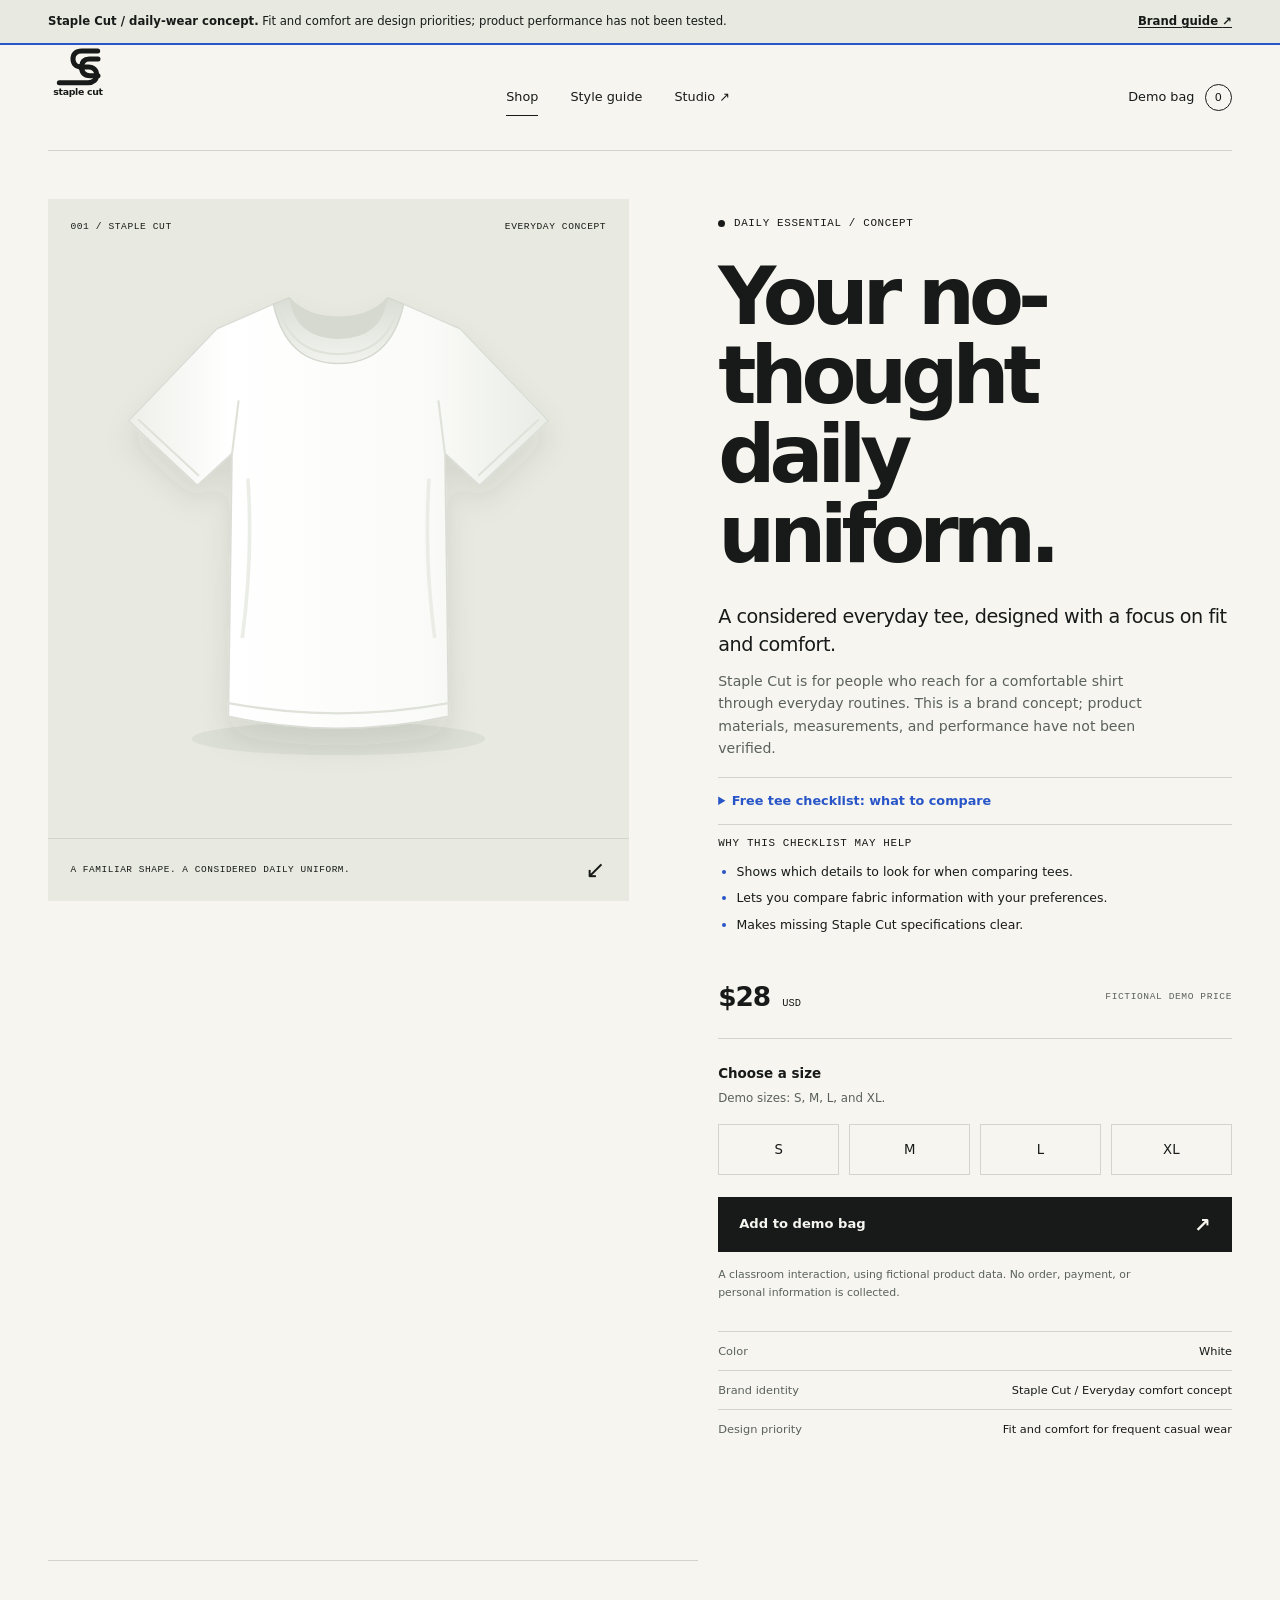
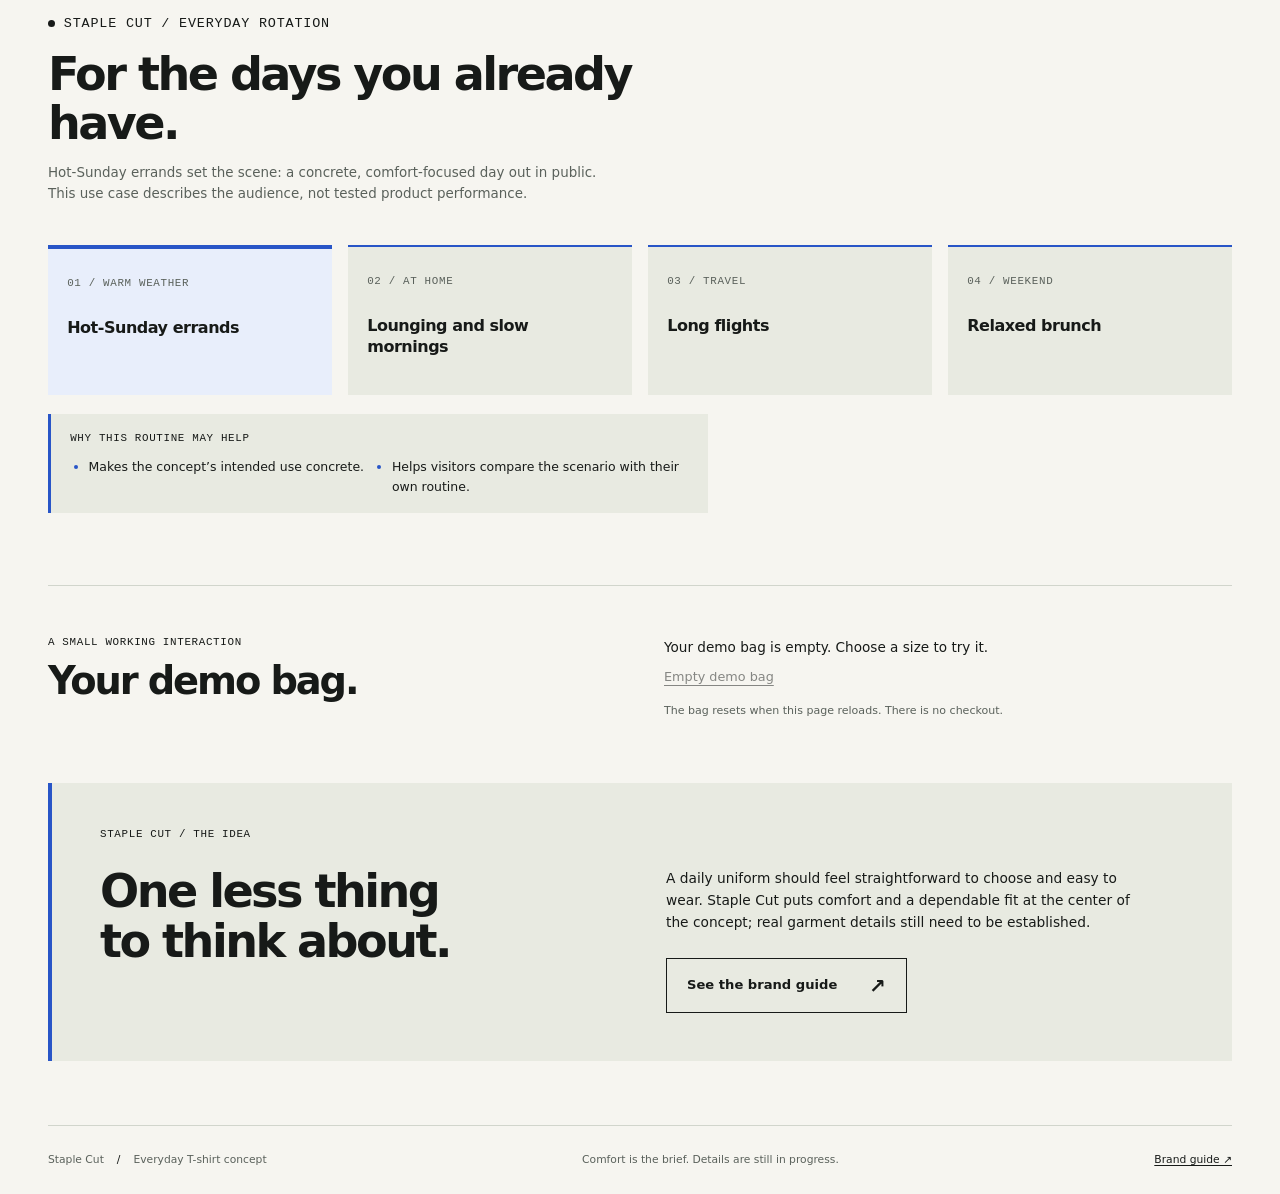
<file: public/index.html>
<!doctype html>
<html lang="en">
  <head>
    <meta charset="utf-8" />
    <meta name="viewport" content="width=device-width, initial-scale=1" />
    <meta
      name="description"
      content="Staple Cut is an everyday T-shirt concept focused on fit and comfort, with a mostly neutral visual identity and cobalt accents."
    />
    <title>Staple Cut — everyday T-shirt concept</title>
    <link rel="icon" href="data:," />
    <link rel="stylesheet" href="styles.css" />
    <script src="shop.js" defer></script>
  </head>
  <body>
    <a class="skip-link" href="#main">Skip to content</a>
    <aside class="starter-notice" aria-label="Concept information">
      <span
        ><strong>Staple Cut / daily-wear concept.</strong> Fit and comfort are
        design priorities; product performance has not been tested.</span
      >
      <a href="styleguide.html"
        >Brand guide <span aria-hidden="true">↗</span></a
      >
    </aside>
    <header class="site-header wrap">
      <a
        class="brand-link"
        href="index.html"
        aria-label="Staple Cut storefront home"
        ><img
          class="wordmark"
          src="assets/staple-cut-logo.svg"
          alt="Staple Cut one-color logo with interlocking S and C"
          width="60"
          height="54"
      /></a>
      <nav class="main-nav" aria-label="Main navigation">
        <a class="nav-link" href="index.html" aria-current="page">Shop</a>
        <a class="nav-link" href="styleguide.html">Style guide</a>
        <a class="nav-link" href="studio.html"
          >Studio <span aria-hidden="true">↗</span></a
        >
      </nav>
      <a class="bag-link" href="#demo-bag" aria-label="View demo bag"
        >Demo bag <span id="bag-count" class="bag-count">0</span></a
      >
    </header>

    <main id="main">
      <section class="product-section wrap" aria-labelledby="product-title">
        <div class="product-visual">
          <div class="visual-label">
            <span>001 / Staple Cut</span><span>Everyday concept</span>
          </div>
          <img
            class="shirt-image"
            src="assets/white-shirt.svg"
            alt="Plain white, unbranded short-sleeved T-shirt"
            width="800"
            height="880"
            fetchpriority="high"
          />
          <div class="image-caption">
            <span>A familiar shape. A considered daily uniform.</span
            ><span aria-hidden="true">↙</span>
          </div>
        </div>
        <div class="product-information">
          <p class="eyebrow">
            <span class="status-dot" aria-hidden="true"></span> Daily essential
            / concept
          </p>
          <h1 id="product-title">Your no-thought daily uniform.</h1>
          <p class="product-intro">
            A considered everyday tee, designed with a focus on fit and comfort.
          </p>
          <p class="muted product-description">
            Staple Cut is for people who reach for a comfortable shirt through
            everyday routines. This is a brand concept; product materials,
            measurements, and performance have not been verified.
          </p>
          <details class="tee-checklist">
            <summary>Free tee checklist: what to compare</summary>
            <div class="checklist-content">
              <p>
                Before choosing any tee, compare details that matter to you:
              </p>
              <ul>
                <li>Fabric composition and fabric weight</li>
                <li>Garment measurements against a shirt you already like</li>
                <li>Care instructions</li>
                <li>Collar, seams, and hem construction</li>
              </ul>
              <p class="checklist-note">
                Fabric labels do not prove soft feel, irritation-free wear, or
                shape retention after washing; those outcomes need product
                testing. This is general guidance, not a spec sheet for Staple
                Cut, whose verified product details are not available.
              </p>
            </div>
          </details>
          <div class="checklist-benefits">
            <p class="micro-label">Why this checklist may help</p>
            <ul class="benefit-list">
              <li>Shows which details to look for when comparing tees.</li>
              <li>
                Lets you compare fabric information with your preferences.
              </li>
              <li>Makes missing Staple Cut specifications clear.</li>
            </ul>
          </div>
          <div class="price-row">
            <p class="price">$28 <span>USD</span></p>
            <span class="micro-label">Fictional demo price</span>
          </div>
          <form id="product-form" class="product-form" novalidate>
            <fieldset aria-describedby="size-help size-error">
              <legend>Choose a size</legend>
              <p id="size-help" class="field-help">
                Demo sizes: S, M, L, and XL.
              </p>
              <div class="size-options">
                <label class="size-option"
                  ><input type="radio" name="size" value="S" /><span
                    >S</span
                  ></label
                >
                <label class="size-option"
                  ><input type="radio" name="size" value="M" /><span
                    >M</span
                  ></label
                >
                <label class="size-option"
                  ><input type="radio" name="size" value="L" /><span
                    >L</span
                  ></label
                >
                <label class="size-option"
                  ><input type="radio" name="size" value="XL" /><span
                    >XL</span
                  ></label
                >
              </div>
              <p id="size-error" class="field-error" role="alert" hidden>
                Choose a size before adding the shirt to your demo bag.
              </p>
            </fieldset>
            <button class="button button-primary add-button" type="submit">
              Add to demo bag <span aria-hidden="true">↗</span>
            </button>
          </form>
          <p class="demo-disclaimer">
            A classroom interaction, using fictional product data. No order,
            payment, or personal information is collected.
          </p>
          <dl class="product-facts">
            <div>
              <dt>Color</dt>
              <dd>White</dd>
            </div>
            <div>
              <dt>Brand identity</dt>
              <dd>Staple Cut / Everyday comfort concept</dd>
            </div>
            <div>
              <dt>Design priority</dt>
              <dd>Fit and comfort for frequent casual wear</dd>
            </div>
          </dl>
        </div>
      </section>

      <section class="routine-section wrap" aria-labelledby="routine-title">
        <div class="routine-heading">
          <p class="eyebrow">
            <span class="status-dot" aria-hidden="true"></span> Staple Cut /
            everyday rotation
          </p>
          <h2 id="routine-title">For the days you already have.</h2>
          <p class="muted">
            Hot-Sunday errands set the scene: a concrete, comfort-focused day
            out in public. This use case describes the audience, not tested
            product performance.
          </p>
        </div>
        <div class="routine-grid">
          <article class="routine-card routine-card-featured">
            <span class="micro-label">01 / Warm weather</span>
            <h3>Hot-Sunday errands</h3>
          </article>
          <article class="routine-card">
            <span class="micro-label">02 / At home</span>
            <h3>Lounging and slow mornings</h3>
          </article>
          <article class="routine-card">
            <span class="micro-label">03 / Travel</span>
            <h3>Long flights</h3>
          </article>
          <article class="routine-card">
            <span class="micro-label">04 / Weekend</span>
            <h3>Relaxed brunch</h3>
          </article>
        </div>
        <div class="routine-benefits">
          <p class="micro-label">Why this routine may help</p>
          <ul class="benefit-list">
            <li>Makes the concept’s intended use concrete.</li>
            <li>Helps visitors compare the scenario with their own routine.</li>
          </ul>
        </div>
      </section>

      <section
        id="demo-bag"
        class="bag-section wrap"
        aria-labelledby="bag-title"
      >
        <div>
          <p class="eyebrow">A small working interaction</p>
          <h2 id="bag-title">Your demo bag.</h2>
        </div>
        <div class="bag-details">
          <p
            id="bag-status"
            class="bag-message"
            role="status"
            aria-live="polite"
            aria-atomic="true"
          >
            Your demo bag is empty. Choose a size to try it.
          </p>
          <ul id="bag-items" class="bag-items"></ul>
          <button id="clear-bag" class="text-button" type="button" disabled>
            Empty demo bag
          </button>
          <p class="field-help">
            The bag resets when this page reloads. There is no checkout.
          </p>
        </div>
      </section>

      <section class="starter-next wrap" aria-labelledby="next-title">
        <p class="eyebrow">Staple Cut / the idea</p>
        <h2 id="next-title">One less thing<br />to think about.</h2>
        <div>
          <p>
            A daily uniform should feel straightforward to choose and easy to
            wear. Staple Cut puts comfort and a dependable fit at the center of
            the concept; real garment details still need to be established.
          </p>
          <a class="button button-secondary" href="styleguide.html"
            >See the brand guide <span aria-hidden="true">↗</span></a
          >
        </div>
      </section>
    </main>

    <footer class="site-footer wrap">
      <p>
        Staple Cut <span class="footer-separator"> / </span> Everyday T-shirt
        concept
      </p>
      <p class="footer-tagline">
        Comfort is the brief. Details are still in progress.
      </p>
      <a href="styleguide.html"
        >Brand guide <span aria-hidden="true">↗</span></a
      >
    </footer>
  </body>
</html>
</file>
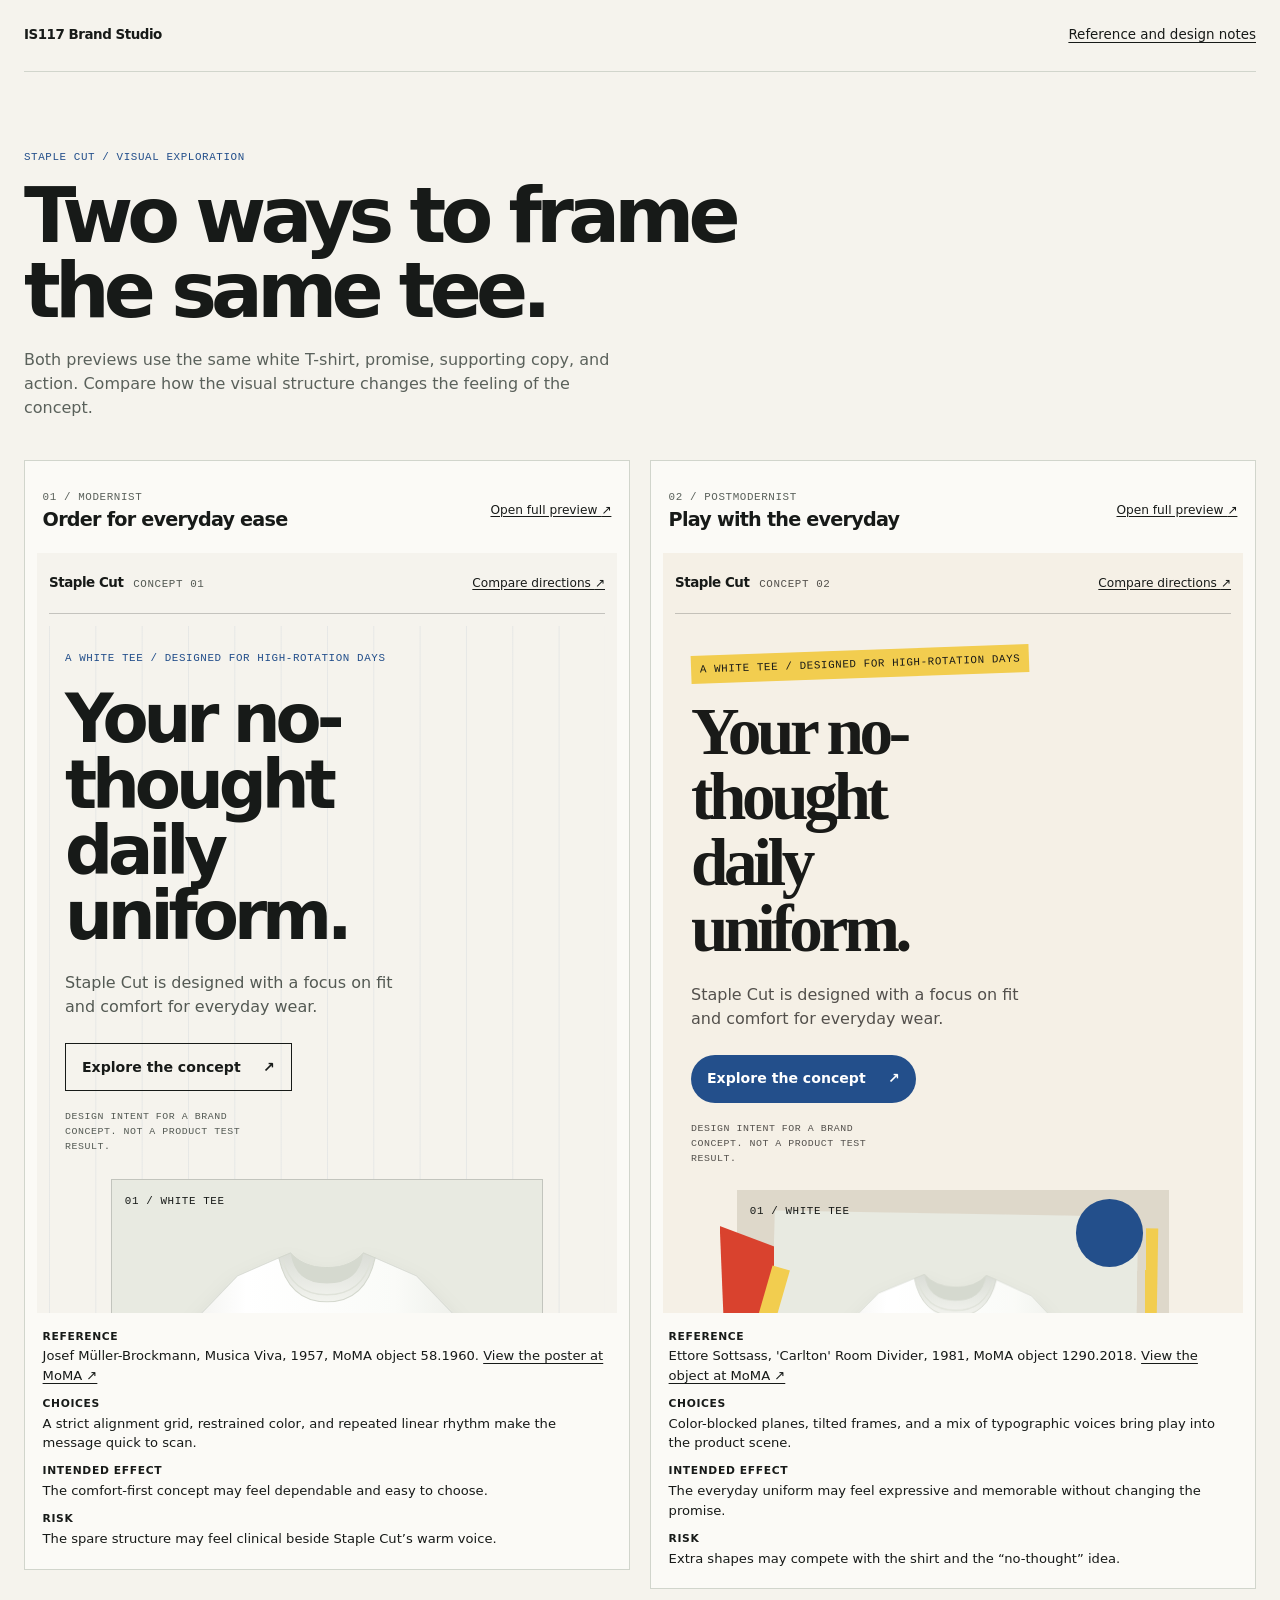
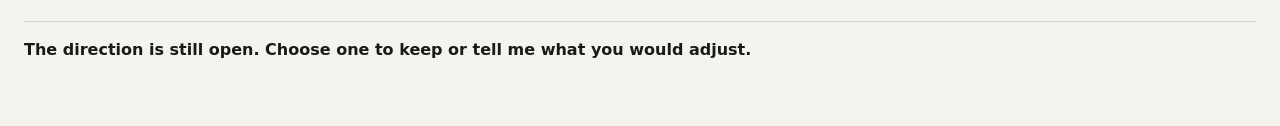
<file: public/explorations/index.html>
<!doctype html>
<html lang="en">
  <head>
    <meta charset="utf-8" />
    <meta name="viewport" content="width=device-width, initial-scale=1" />
    <meta
      name="description"
      content="Two visual directions for the Staple Cut T-shirt concept, using the same product and copy."
    />
    <title>Staple Cut — visual directions</title>
    <link rel="stylesheet" href="directions.css" />
  </head>
  <body class="comparison-page">
    <a class="skip-link" href="#main">Skip to the previews</a>
    <header class="comparison-header">
      <a class="comparison-brand" href="../index.html">IS117 Brand Studio</a>
      <a href="../../docs/explorations/brand-directions.md"
        >Reference and design notes</a
      >
    </header>
    <main id="main" class="comparison-main">
      <p class="comparison-kicker">Staple Cut / visual exploration</p>
      <h1>Two ways to frame the same tee.</h1>
      <p class="comparison-intro">
        Both previews use the same white T-shirt, promise, supporting copy, and
        action. Compare how the visual structure changes the feeling of the
        concept.
      </p>
      <div class="direction-grid">
        <article class="direction-card direction-card--modernist">
          <div class="direction-heading">
            <div>
              <p class="direction-number">01 / Modernist</p>
              <h2>Order for everyday ease</h2>
            </div>
            <a href="modernist.html"
              >Open full preview <span aria-hidden="true">↗</span></a
            >
          </div>
          <iframe
            class="direction-frame"
            src="modernist.html"
            title="Modernist Staple Cut hero preview"
            loading="lazy"
          ></iframe>
          <div class="direction-annotation">
            <p>
              <strong>Reference</strong> Josef Müller-Brockmann,
              <em>Musica Viva</em>, 1957, MoMA object 58.1960.
              <a
                href="https://www.moma.org/collection/works/4885"
                target="_blank"
                rel="noopener"
                >View the poster at MoMA ↗</a
              >
            </p>
            <p>
              <strong>Choices</strong> A strict alignment grid, restrained
              color, and repeated linear rhythm make the message quick to scan.
            </p>
            <p>
              <strong>Intended effect</strong> The comfort-first concept may
              feel dependable and easy to choose.
            </p>
            <p>
              <strong>Risk</strong> The spare structure may feel clinical beside
              Staple Cut’s warm voice.
            </p>
          </div>
        </article>
        <article class="direction-card direction-card--postmodernist">
          <div class="direction-heading">
            <div>
              <p class="direction-number">02 / Postmodernist</p>
              <h2>Play with the everyday</h2>
            </div>
            <a href="postmodernist.html"
              >Open full preview <span aria-hidden="true">↗</span></a
            >
          </div>
          <iframe
            class="direction-frame"
            src="postmodernist.html"
            title="Postmodernist Staple Cut hero preview"
            loading="lazy"
          ></iframe>
          <div class="direction-annotation">
            <p>
              <strong>Reference</strong> Ettore Sottsass,
              <em>'Carlton' Room Divider</em>, 1981, MoMA object 1290.2018.
              <a
                href="https://www.moma.org/collection/works/292736"
                target="_blank"
                rel="noopener"
                >View the object at MoMA ↗</a
              >
            </p>
            <p>
              <strong>Choices</strong> Color-blocked planes, tilted frames, and
              a mix of typographic voices bring play into the product scene.
            </p>
            <p>
              <strong>Intended effect</strong> The everyday uniform may feel
              expressive and memorable without changing the promise.
            </p>
            <p>
              <strong>Risk</strong> Extra shapes may compete with the shirt and
              the “no-thought” idea.
            </p>
          </div>
        </article>
      </div>
      <p class="choice-prompt">
        The direction is still open. Choose one to keep or tell me what you
        would adjust.
      </p>
    </main>
  </body>
</html>
</file>
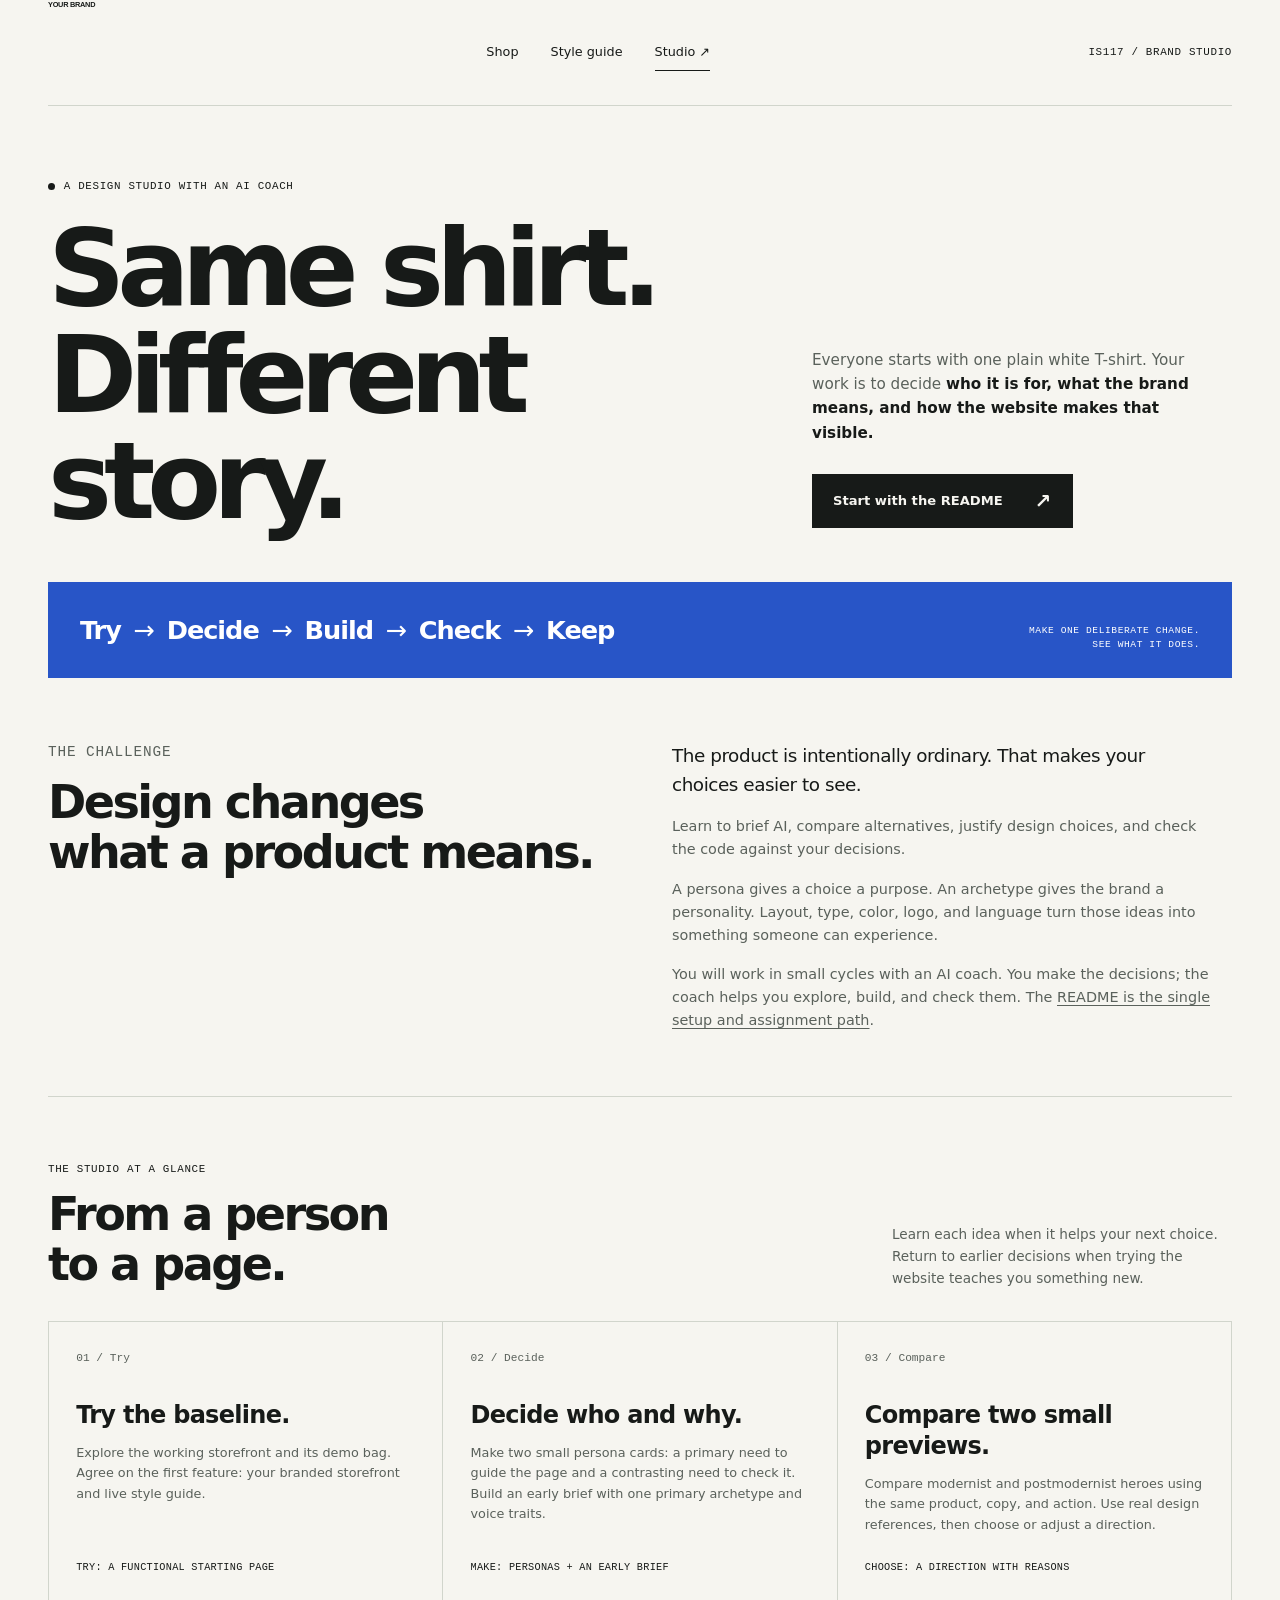
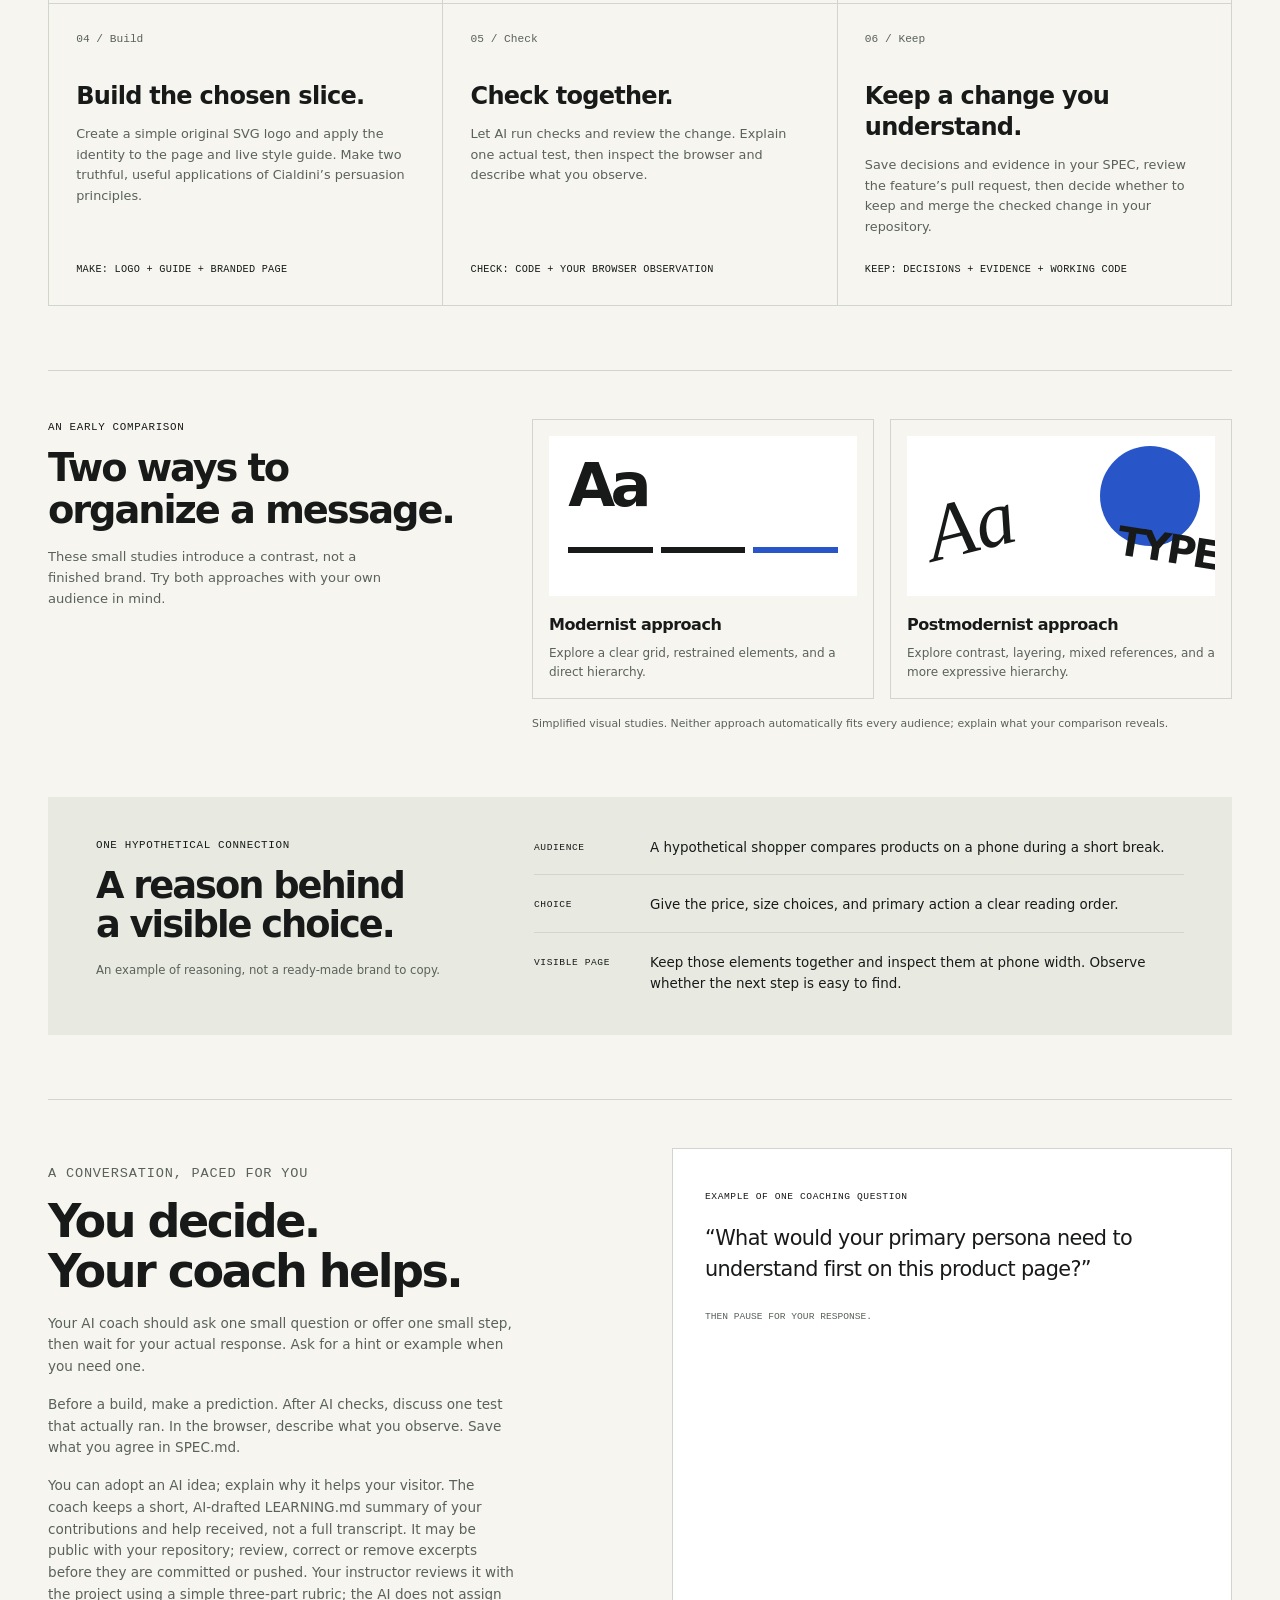
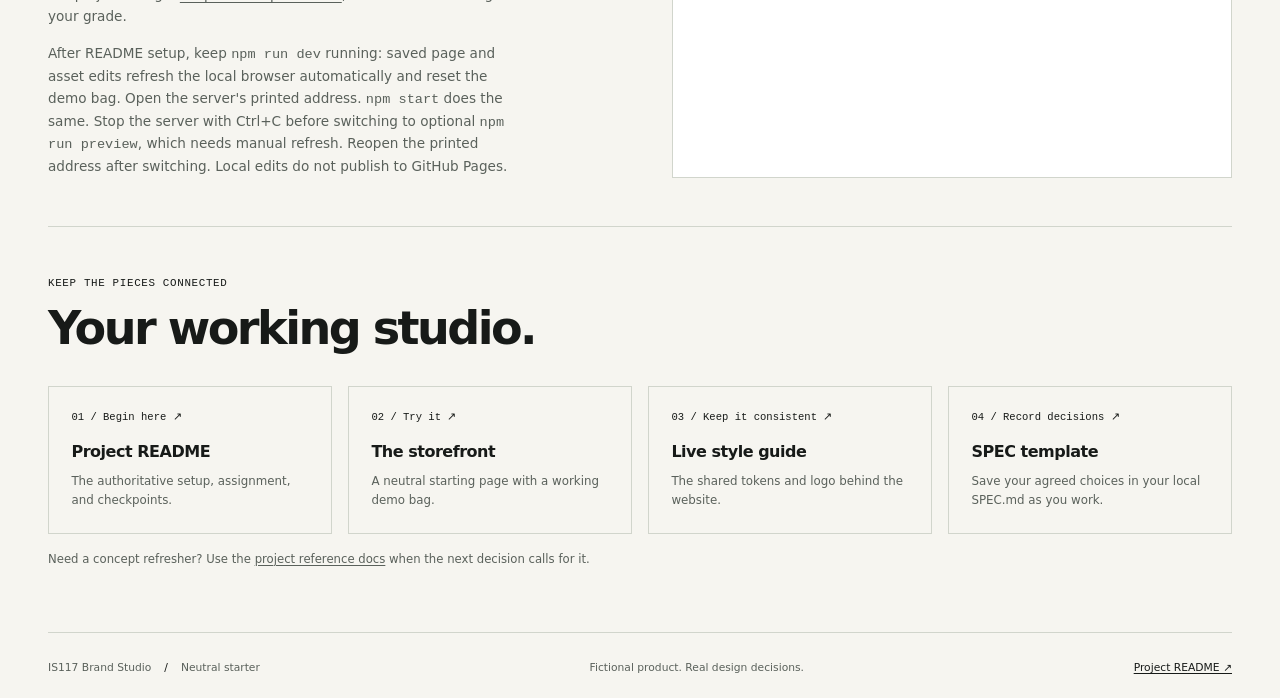
<file: public/studio.html>
<!doctype html>
<html lang="en">
  <head>
    <meta charset="utf-8" />
    <meta name="viewport" content="width=device-width, initial-scale=1" />
    <meta
      name="description"
      content="IS117 Brand Studio: turn one plain white T-shirt into a deliberate brand and website, with an AI coach and decisions you can explain."
    />
    <title>Same shirt. Different story. — IS117 Brand Studio</title>
    <link rel="icon" href="data:," />
    <link rel="stylesheet" href="styles.css" />
    <link rel="stylesheet" href="studio.css" />
  </head>
  <body>
    <a class="skip-link" href="#main">Skip to content</a>
    <header class="site-header wrap">
      <a
        class="brand-link"
        href="index.html"
        aria-label="Your Brand storefront home"
        ><img
          class="wordmark"
          src="assets/wordmark.svg"
          alt="Neutral starter wordmark"
          width="175"
          height="26"
      /></a>
      <nav class="main-nav" aria-label="Main navigation">
        <a class="nav-link" href="index.html">Shop</a
        ><a class="nav-link" href="styleguide.html">Style guide</a
        ><a class="nav-link" href="studio.html" aria-current="page"
          >Studio <span aria-hidden="true">↗</span></a
        >
      </nav>
      <span class="micro-label">IS117 / Brand Studio</span>
    </header>
    <main id="main">
      <section
        class="page-hero studio-hero wrap"
        aria-labelledby="studio-title"
      >
        <p class="eyebrow">
          <span class="status-dot" aria-hidden="true"></span> A design studio
          with an AI coach
        </p>
        <h1 id="studio-title">Same shirt.<br />Different story.</h1>
        <div class="hero-summary">
          <p>
            Everyone starts with one plain white T-shirt. Your work is to decide
            <strong
              >who it is for, what the brand means, and how the website makes
              that visible.</strong
            >
          </p>
          <a
            class="button button-primary"
            href="https://github.com/kaw393939/is117-brand-studio#readme"
            >Start with the README <span aria-hidden="true">↗</span></a
          >
        </div>
      </section>
      <div class="studio-ribbon wrap">
        <p class="cycle">
          Try <span aria-hidden="true">→</span> Decide
          <span aria-hidden="true">→</span> Build
          <span aria-hidden="true">→</span> Check
          <span aria-hidden="true">→</span> Keep
        </p>
        <p class="micro-label">
          Make one deliberate change.<br />See what it does.
        </p>
      </div>

      <section class="studio-intro wrap" aria-labelledby="why-title">
        <div>
          <p class="eyebrow">The challenge</p>
          <h2 id="why-title">Design changes<br />what a product means.</h2>
        </div>
        <div>
          <p class="lead">
            The product is intentionally ordinary. That makes your choices
            easier to see.
          </p>
          <p>
            Learn to brief AI, compare alternatives, justify design choices, and
            check the code against your decisions.
          </p>
          <p>
            A persona gives a choice a purpose. An archetype gives the brand a
            personality. Layout, type, color, logo, and language turn those
            ideas into something someone can experience.
          </p>
          <p>
            You will work in small cycles with an AI coach. You make the
            decisions; the coach helps you explore, build, and check them. The
            <a href="https://github.com/kaw393939/is117-brand-studio#readme"
              >README is the single setup and assignment path</a
            >.
          </p>
        </div>
      </section>

      <section class="path-section wrap" aria-labelledby="path-title">
        <div class="path-intro">
          <div>
            <p class="eyebrow">The studio at a glance</p>
            <h2 id="path-title">From a person<br />to a page.</h2>
          </div>
          <p>
            Learn each idea when it helps your next choice. Return to earlier
            decisions when trying the website teaches you something new.
          </p>
        </div>
        <ol class="studio-path">
          <li>
            <span class="stage-number">01 / Try</span>
            <h3>Try the baseline.</h3>
            <p>
              Explore the working storefront and its demo bag. Agree on the
              first feature: your branded storefront and live style guide.
            </p>
            <p class="stage-output">Try: a functional starting page</p>
          </li>
          <li>
            <span class="stage-number">02 / Decide</span>
            <h3>Decide who and why.</h3>
            <p>
              Make two small persona cards: a primary need to guide the page and
              a contrasting need to check it. Build an early brief with one
              primary archetype and voice traits.
            </p>
            <p class="stage-output">Make: personas + an early brief</p>
          </li>
          <li>
            <span class="stage-number">03 / Compare</span>
            <h3>Compare two small previews.</h3>
            <p>
              Compare modernist and postmodernist heroes using the same product,
              copy, and action. Use real design references, then choose or
              adjust a direction.
            </p>
            <p class="stage-output">Choose: a direction with reasons</p>
          </li>
          <li>
            <span class="stage-number">04 / Build</span>
            <h3>Build the chosen slice.</h3>
            <p>
              Create a simple original SVG logo and apply the identity to the
              page and live style guide. Make two truthful, useful applications
              of Cialdini’s persuasion principles.
            </p>
            <p class="stage-output">Make: logo + guide + branded page</p>
          </li>
          <li>
            <span class="stage-number">05 / Check</span>
            <h3>Check together.</h3>
            <p>
              Let AI run checks and review the change. Explain one actual test,
              then inspect the browser and describe what you observe.
            </p>
            <p class="stage-output">Check: code + your browser observation</p>
          </li>
          <li>
            <span class="stage-number">06 / Keep</span>
            <h3>Keep a change you understand.</h3>
            <p>
              Save decisions and evidence in your SPEC, review the feature’s
              pull request, then decide whether to keep and merge the checked
              change in your repository.
            </p>
            <p class="stage-output">
              Keep: decisions + evidence + working code
            </p>
          </li>
        </ol>
      </section>

      <section
        class="comparison-section wrap"
        aria-labelledby="comparison-title"
      >
        <div>
          <p class="eyebrow">An early comparison</p>
          <h2 id="comparison-title">Two ways to<br />organize a message.</h2>
          <p class="comparison-description">
            These small studies introduce a contrast, not a finished brand. Try
            both approaches with your own audience in mind.
          </p>
        </div>
        <div class="comparison-grid">
          <article class="direction-card">
            <div class="direction-sketch modern-sketch" aria-hidden="true">
              <i></i><i></i><i></i>
            </div>
            <h3>Modernist approach</h3>
            <p>
              Explore a clear grid, restrained elements, and a direct hierarchy.
            </p>
          </article>
          <article class="direction-card">
            <div class="direction-sketch postmodern-sketch" aria-hidden="true">
              <i></i>
            </div>
            <h3>Postmodernist approach</h3>
            <p>
              Explore contrast, layering, mixed references, and a more
              expressive hierarchy.
            </p>
          </article>
          <p class="comparison-caption">
            Simplified visual studies. Neither approach automatically fits every
            audience; explain what your comparison reveals.
          </p>
        </div>
      </section>

      <section class="example-section wrap" aria-labelledby="example-title">
        <div>
          <p class="eyebrow">One hypothetical connection</p>
          <h2 id="example-title">A reason behind<br />a visible choice.</h2>
          <p class="guide-note">
            An example of reasoning, not a ready-made brand to copy.
          </p>
        </div>
        <div class="example-chain">
          <div class="example-step">
            <span class="micro-label">Audience</span>
            <p>
              A hypothetical shopper compares products on a phone during a short
              break.
            </p>
          </div>
          <div class="example-step">
            <span class="micro-label">Choice</span>
            <p>
              Give the price, size choices, and primary action a clear reading
              order.
            </p>
          </div>
          <div class="example-step">
            <span class="micro-label">Visible page</span>
            <p>
              Keep those elements together and inspect them at phone width.
              Observe whether the next step is easy to find.
            </p>
          </div>
        </div>
      </section>

      <section class="coach-section wrap" aria-labelledby="coach-title">
        <div>
          <p class="eyebrow">A conversation, paced for you</p>
          <h2 id="coach-title">You decide.<br />Your coach helps.</h2>
          <p>
            Your AI coach should ask one small question or offer one small step,
            then wait for your actual response. Ask for a hint or example when
            you need one.
          </p>
          <p>
            Before a build, make a prediction. After AI checks, discuss one test
            that actually ran. In the browser, describe what you observe. Save
            what you agree in SPEC.md.
          </p>
          <p>
            You can adopt an AI idea; explain why it helps your visitor. The
            coach keeps a short, AI-drafted LEARNING.md summary of your
            contributions and help received, not a full transcript. It may be
            public with your repository; review, correct or remove excerpts
            before they are committed or pushed. Your instructor reviews it with
            the project using a
            <a
              href="https://github.com/kaw393939/is117-brand-studio/blob/main/docs/assessment.md"
              >simple three-part rubric</a
            >; the AI does not assign your grade.
          </p>
          <p>
            After README setup, keep <code>npm run dev</code> running: saved
            page and asset edits refresh the local browser automatically and
            reset the demo bag. Open the server's printed address.
            <code>npm start</code> does the same. Stop the server with Ctrl+C
            before switching to optional <code>npm run preview</code>, which
            needs manual refresh. Reopen the printed address after switching.
            Local edits do not publish to GitHub Pages.
          </p>
        </div>
        <blockquote class="coach-quote">
          <span class="micro-label">Example of one coaching question</span>
          <p>
            “What would your primary persona need to understand first on this
            product page?”
          </p>
          <footer>Then pause for your response.</footer>
        </blockquote>
      </section>

      <section class="resource-section wrap" aria-labelledby="resources-title">
        <p class="eyebrow">Keep the pieces connected</p>
        <h2 id="resources-title">Your working studio.</h2>
        <div class="resource-grid">
          <a
            class="resource-card"
            href="https://github.com/kaw393939/is117-brand-studio#readme"
            ><span>01 / Begin here ↗</span>
            <h3>Project README</h3>
            <p>The authoritative setup, assignment, and checkpoints.</p></a
          >
          <a class="resource-card" href="index.html"
            ><span>02 / Try it ↗</span>
            <h3>The storefront</h3>
            <p>A neutral starting page with a working demo bag.</p></a
          >
          <a class="resource-card" href="styleguide.html"
            ><span>03 / Keep it consistent ↗</span>
            <h3>Live style guide</h3>
            <p>The shared tokens and logo behind the website.</p></a
          >
          <a
            class="resource-card"
            href="https://github.com/kaw393939/is117-brand-studio/blob/main/SPEC.md"
            ><span>04 / Record decisions ↗</span>
            <h3>SPEC template</h3>
            <p>
              Save your agreed choices in your local SPEC.md as you work.
            </p></a
          >
        </div>
        <p class="guide-note">
          Need a concept refresher? Use the
          <a
            href="https://github.com/kaw393939/is117-brand-studio/tree/main/docs"
            >project reference docs</a
          >
          when the next decision calls for it.
        </p>
      </section>
    </main>
    <footer class="site-footer wrap">
      <p>
        IS117 Brand Studio <span class="footer-separator"> / </span> Neutral
        starter
      </p>
      <p class="footer-tagline">Fictional product. Real design decisions.</p>
      <a href="https://github.com/kaw393939/is117-brand-studio#readme"
        >Project README <span aria-hidden="true">↗</span></a
      >
    </footer>
  </body>
</html>
</file>
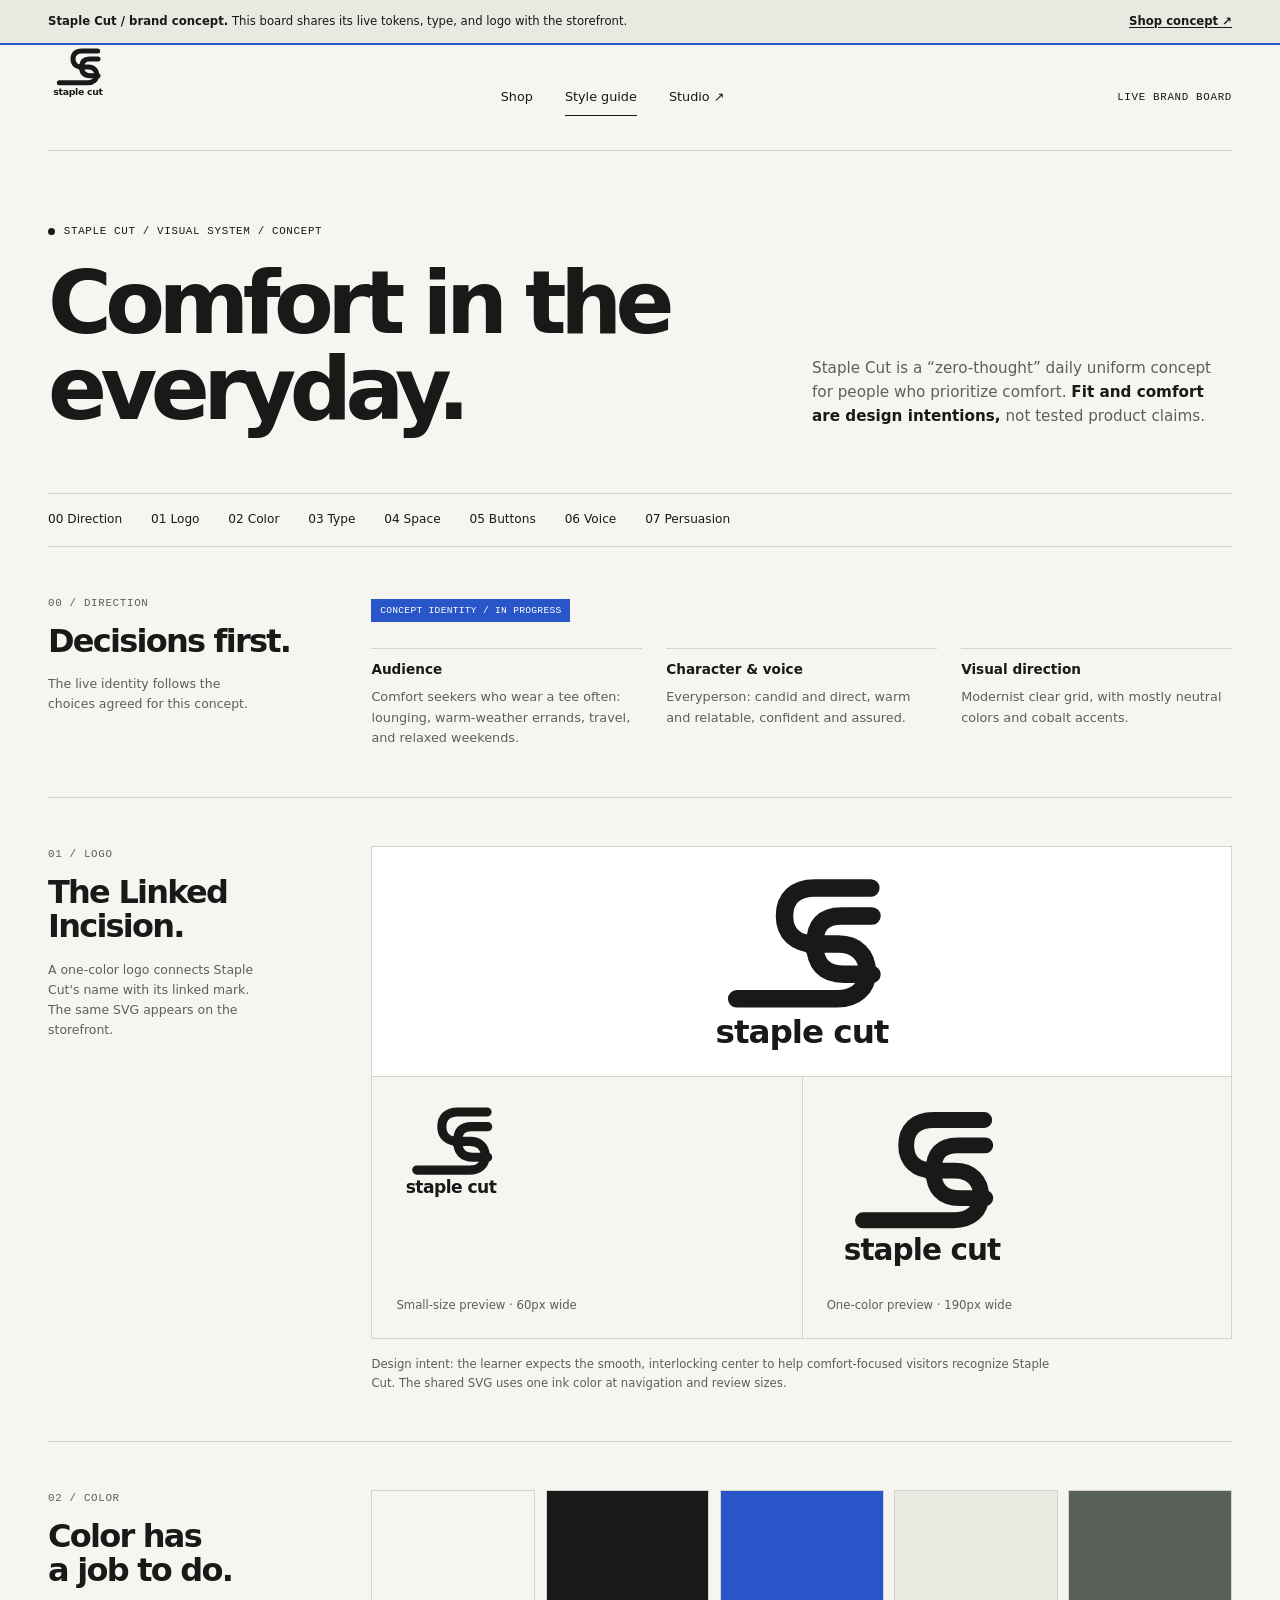
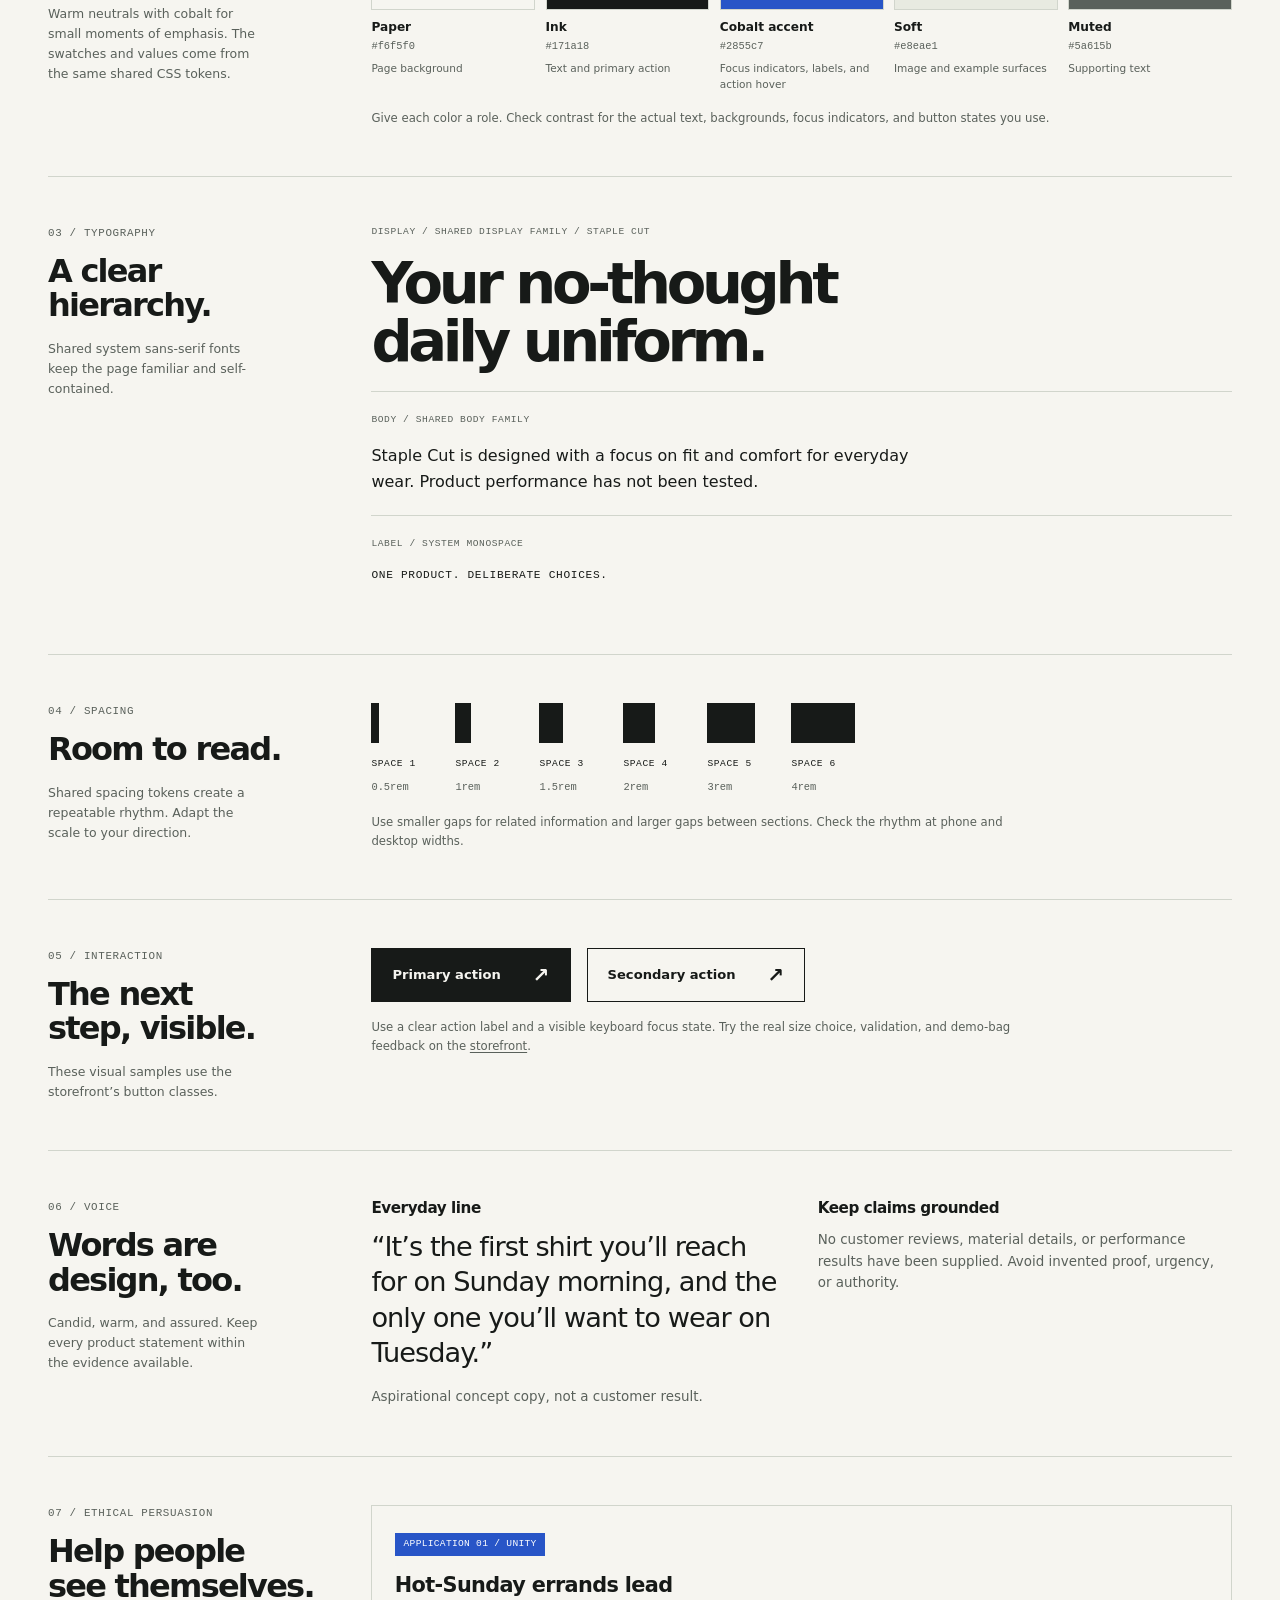
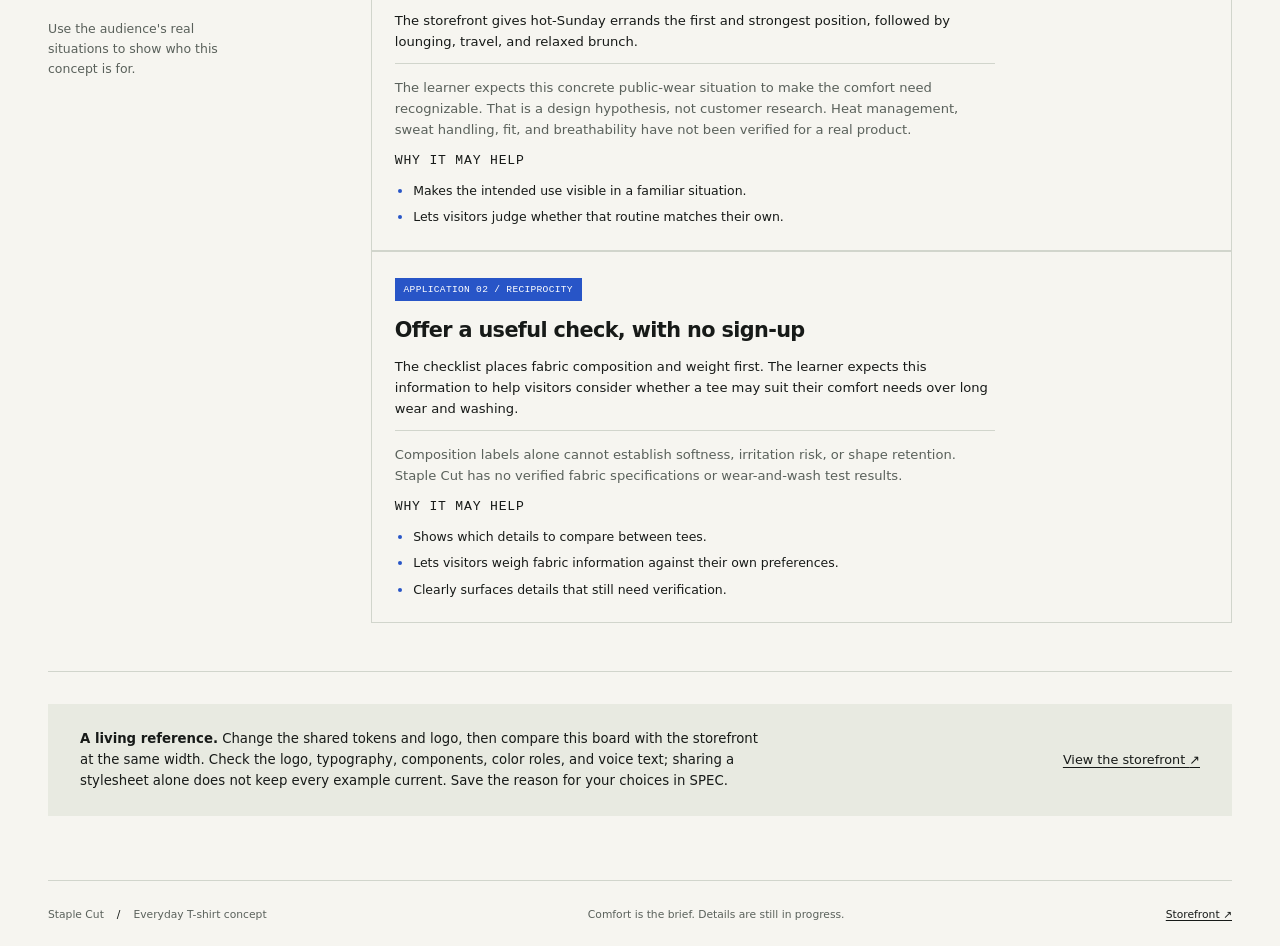
<file: public/styleguide.html>
<!doctype html>
<html lang="en">
  <head>
    <meta charset="utf-8" />
    <meta name="viewport" content="width=device-width, initial-scale=1" />
    <meta
      name="description"
      content="Staple Cut's live brand board, sharing the selected one-color logo with its T-shirt storefront."
    />
    <title>Live style guide — Staple Cut</title>
    <link rel="icon" href="data:," />
    <link rel="stylesheet" href="styles.css" />
    <script src="styleguide.js" defer></script>
  </head>
  <body>
    <a class="skip-link" href="#main">Skip to content</a>
    <aside class="starter-notice" aria-label="Concept information">
      <span
        ><strong>Staple Cut / brand concept.</strong> This board shares its live
        tokens, type, and logo with the storefront.</span
      ><a href="index.html">Shop concept <span aria-hidden="true">↗</span></a>
    </aside>
    <header class="site-header wrap">
      <a
        class="brand-link"
        href="index.html"
        aria-label="Staple Cut storefront home"
        ><img
          class="wordmark"
          src="assets/staple-cut-logo.svg"
          alt="Staple Cut one-color logo with interlocking S and C"
          width="60"
          height="54"
      /></a>
      <nav class="main-nav" aria-label="Main navigation">
        <a class="nav-link" href="index.html">Shop</a
        ><a class="nav-link" href="styleguide.html" aria-current="page"
          >Style guide</a
        ><a class="nav-link" href="studio.html"
          >Studio <span aria-hidden="true">↗</span></a
        >
      </nav>
      <span class="micro-label">Live brand board</span>
    </header>
    <main id="main">
      <section class="page-hero wrap" aria-labelledby="guide-title">
        <p class="eyebrow">
          <span class="status-dot" aria-hidden="true"></span> Staple Cut /
          visual system / concept
        </p>
        <h1 id="guide-title">Comfort in the<br />everyday.</h1>
        <p class="hero-summary">
          Staple Cut is a “zero-thought” daily uniform concept for people who
          prioritize comfort.
          <strong>Fit and comfort are design intentions,</strong>
          not tested product claims.
        </p>
      </section>
      <nav class="page-subnav wrap" aria-label="Style guide sections">
        <a class="section-link" href="#direction">00 Direction</a
        ><a class="section-link" href="#logo">01 Logo</a
        ><a class="section-link" href="#palette">02 Color</a
        ><a class="section-link" href="#type">03 Type</a
        ><a class="section-link" href="#spacing">04 Space</a
        ><a class="section-link" href="#buttons">05 Buttons</a
        ><a class="section-link" href="#voice">06 Voice</a>
        <a class="section-link" href="#persuasion">07 Persuasion</a>
      </nav>

      <section
        id="direction"
        class="guide-section wrap"
        aria-labelledby="direction-title"
      >
        <div class="section-heading">
          <span class="section-number">00 / Direction</span>
          <h2 id="direction-title">Decisions first.</h2>
          <p>The live identity follows the choices agreed for this concept.</p>
        </div>
        <div class="guide-content">
          <span class="draft-label">Concept identity / in progress</span>
          <div class="decision-grid">
            <div>
              <h3>Audience</h3>
              <p>
                Comfort seekers who wear a tee often: lounging, warm-weather
                errands, travel, and relaxed weekends.
              </p>
            </div>
            <div>
              <h3>Character &amp; voice</h3>
              <p>
                Everyperson: candid and direct, warm and relatable, confident
                and assured.
              </p>
            </div>
            <div>
              <h3>Visual direction</h3>
              <p>
                Modernist clear grid, with mostly neutral colors and cobalt
                accents.
              </p>
            </div>
          </div>
        </div>
      </section>

      <section
        id="logo"
        class="guide-section wrap"
        aria-labelledby="logo-title"
      >
        <div class="section-heading">
          <span class="section-number">01 / Logo</span>
          <h2 id="logo-title">The Linked<br />Incision.</h2>
          <p>
            A one-color logo connects Staple Cut's name with its linked mark.
            The same SVG appears on the storefront.
          </p>
        </div>
        <div class="guide-content">
          <div class="logo-board">
            <img
              src="assets/staple-cut-logo.svg"
              alt="Staple Cut one-color logo with interlocking S and C"
              width="210"
              height="189"
            />
          </div>
          <div class="logo-variants">
            <div class="logo-variant">
              <img
                class="logo-small"
                src="assets/staple-cut-logo.svg"
                alt="Staple Cut one-color logo at a small size"
                width="60"
                height="54"
              />
              <p>Small-size preview · 60px wide</p>
            </div>
            <div class="logo-variant">
              <img
                class="logo-mono"
                src="assets/staple-cut-logo.svg"
                alt="Staple Cut one-color logo"
                width="190"
                height="171"
              />
              <p>One-color preview · 190px wide</p>
            </div>
          </div>
          <p class="guide-note">
            Design intent: the learner expects the smooth, interlocking center
            to help comfort-focused visitors recognize Staple Cut. The shared
            SVG uses one ink color at navigation and review sizes.
          </p>
        </div>
      </section>

      <section
        id="palette"
        class="guide-section wrap"
        aria-labelledby="palette-title"
      >
        <div class="section-heading">
          <span class="section-number">02 / Color</span>
          <h2 id="palette-title">Color has<br />a job to do.</h2>
          <p>
            Warm neutrals with cobalt for small moments of emphasis. The
            swatches and values come from the same shared CSS tokens.
          </p>
        </div>
        <div class="guide-content">
          <div class="palette-grid">
            <article class="palette-card">
              <div
                class="color-swatch"
                style="--swatch-color: var(--color-paper)"
              ></div>
              <h3>Paper</h3>
              <code data-color-token="--color-paper">CSS token</code>
              <p>Page background</p>
            </article>
            <article class="palette-card">
              <div
                class="color-swatch"
                style="--swatch-color: var(--color-ink)"
              ></div>
              <h3>Ink</h3>
              <code data-color-token="--color-ink">CSS token</code>
              <p>Text and primary action</p>
            </article>
            <article class="palette-card">
              <div
                class="color-swatch"
                style="--swatch-color: var(--color-accent)"
              ></div>
              <h3>Cobalt accent</h3>
              <code data-color-token="--color-accent">CSS token</code>
              <p>Focus indicators, labels, and action hover</p>
            </article>
            <article class="palette-card">
              <div
                class="color-swatch"
                style="--swatch-color: var(--color-soft)"
              ></div>
              <h3>Soft</h3>
              <code data-color-token="--color-soft">CSS token</code>
              <p>Image and example surfaces</p>
            </article>
            <article class="palette-card">
              <div
                class="color-swatch"
                style="--swatch-color: var(--color-muted)"
              ></div>
              <h3>Muted</h3>
              <code data-color-token="--color-muted">CSS token</code>
              <p>Supporting text</p>
            </article>
          </div>
          <p class="guide-note">
            Give each color a role. Check contrast for the actual text,
            backgrounds, focus indicators, and button states you use.
          </p>
        </div>
      </section>

      <section
        id="type"
        class="guide-section wrap"
        aria-labelledby="type-title"
      >
        <div class="section-heading">
          <span class="section-number">03 / Typography</span>
          <h2 id="type-title">A clear<br />hierarchy.</h2>
          <p>
            Shared system sans-serif fonts keep the page familiar and
            self-contained.
          </p>
        </div>
        <div class="guide-content">
          <div class="type-specimen">
            <span class="type-label"
              >Display / shared display family / Staple Cut</span
            >
            <p class="type-display">Your no-thought<br />daily uniform.</p>
          </div>
          <div class="type-specimen">
            <span class="type-label">Body / shared body family</span>
            <p class="type-body">
              Staple Cut is designed with a focus on fit and comfort for
              everyday wear. Product performance has not been tested.
            </p>
          </div>
          <div class="type-specimen">
            <span class="type-label">Label / system monospace</span>
            <p class="type-mono">One product. Deliberate choices.</p>
          </div>
        </div>
      </section>

      <section
        id="spacing"
        class="guide-section wrap"
        aria-labelledby="spacing-title"
      >
        <div class="section-heading">
          <span class="section-number">04 / Spacing</span>
          <h2 id="spacing-title">Room to read.</h2>
          <p>
            Shared spacing tokens create a repeatable rhythm. Adapt the scale to
            your direction.
          </p>
        </div>
        <div class="guide-content">
          <div class="spacing-grid">
            <div class="spacing-token">
              <div
                class="spacing-bar"
                style="--token-size: var(--space-1)"
              ></div>
              <span class="token-name">Space 1</span
              ><code data-space-token="--space-1">CSS token</code>
            </div>
            <div class="spacing-token">
              <div
                class="spacing-bar"
                style="--token-size: var(--space-2)"
              ></div>
              <span class="token-name">Space 2</span
              ><code data-space-token="--space-2">CSS token</code>
            </div>
            <div class="spacing-token">
              <div
                class="spacing-bar"
                style="--token-size: var(--space-3)"
              ></div>
              <span class="token-name">Space 3</span
              ><code data-space-token="--space-3">CSS token</code>
            </div>
            <div class="spacing-token">
              <div
                class="spacing-bar"
                style="--token-size: var(--space-4)"
              ></div>
              <span class="token-name">Space 4</span
              ><code data-space-token="--space-4">CSS token</code>
            </div>
            <div class="spacing-token">
              <div
                class="spacing-bar"
                style="--token-size: var(--space-5)"
              ></div>
              <span class="token-name">Space 5</span
              ><code data-space-token="--space-5">CSS token</code>
            </div>
            <div class="spacing-token">
              <div
                class="spacing-bar"
                style="--token-size: var(--space-6)"
              ></div>
              <span class="token-name">Space 6</span
              ><code data-space-token="--space-6">CSS token</code>
            </div>
          </div>
          <p class="guide-note">
            Use smaller gaps for related information and larger gaps between
            sections. Check the rhythm at phone and desktop widths.
          </p>
        </div>
      </section>

      <section
        id="buttons"
        class="guide-section wrap"
        aria-labelledby="buttons-title"
      >
        <div class="section-heading">
          <span class="section-number">05 / Interaction</span>
          <h2 id="buttons-title">The next<br />step, visible.</h2>
          <p>These visual samples use the storefront’s button classes.</p>
        </div>
        <div class="guide-content">
          <div class="button-samples">
            <span class="button button-primary"
              >Primary action <span aria-hidden="true">↗</span></span
            ><span class="button button-secondary"
              >Secondary action <span aria-hidden="true">↗</span></span
            >
          </div>
          <p class="guide-note">
            Use a clear action label and a visible keyboard focus state. Try the
            real size choice, validation, and demo-bag feedback on the
            <a href="index.html">storefront</a>.
          </p>
        </div>
      </section>

      <section
        id="voice"
        class="guide-section wrap"
        aria-labelledby="voice-title"
      >
        <div class="section-heading">
          <span class="section-number">06 / Voice</span>
          <h2 id="voice-title">Words are<br />design, too.</h2>
          <p>
            Candid, warm, and assured. Keep every product statement within the
            evidence available.
          </p>
        </div>
        <div class="guide-content">
          <div class="voice-grid">
            <div>
              <h3>Everyday line</h3>
              <p class="voice-example">
                “It’s the first shirt you’ll reach for on Sunday morning, and
                the only one you’ll want to wear on Tuesday.”
              </p>
              <p>Aspirational concept copy, not a customer result.</p>
            </div>
            <div>
              <h3>Keep claims grounded</h3>
              <p>
                No customer reviews, material details, or performance results
                have been supplied. Avoid invented proof, urgency, or authority.
              </p>
            </div>
          </div>
        </div>
      </section>

      <section
        id="persuasion"
        class="guide-section wrap"
        aria-labelledby="persuasion-title"
      >
        <div class="section-heading">
          <span class="section-number">07 / Ethical persuasion</span>
          <h2 id="persuasion-title">Help people<br />see themselves.</h2>
          <p>
            Use the audience's real situations to show who this concept is for.
          </p>
        </div>
        <div class="guide-content">
          <article class="application-card">
            <span class="draft-label">Application 01 / Unity</span>
            <h3>Hot-Sunday errands lead</h3>
            <p>
              The storefront gives hot-Sunday errands the first and strongest
              position, followed by lounging, travel, and relaxed brunch.
            </p>
            <p class="guide-note">
              The learner expects this concrete public-wear situation to make
              the comfort need recognizable. That is a design hypothesis, not
              customer research. Heat management, sweat handling, fit, and
              breathability have not been verified for a real product.
            </p>
            <p class="micro-label">Why it may help</p>
            <ul class="benefit-list">
              <li>Makes the intended use visible in a familiar situation.</li>
              <li>
                Lets visitors judge whether that routine matches their own.
              </li>
            </ul>
          </article>
          <article class="application-card">
            <span class="draft-label">Application 02 / Reciprocity</span>
            <h3>Offer a useful check, with no sign-up</h3>
            <p>
              The checklist places fabric composition and weight first. The
              learner expects this information to help visitors consider whether
              a tee may suit their comfort needs over long wear and washing.
            </p>
            <p class="guide-note">
              Composition labels alone cannot establish softness, irritation
              risk, or shape retention. Staple Cut has no verified fabric
              specifications or wear-and-wash test results.
            </p>
            <p class="micro-label">Why it may help</p>
            <ul class="benefit-list">
              <li>Shows which details to compare between tees.</li>
              <li>
                Lets visitors weigh fabric information against their own
                preferences.
              </li>
              <li>Clearly surfaces details that still need verification.</li>
            </ul>
          </article>
        </div>
      </section>

      <div class="guide-footer-note wrap">
        <p>
          <strong>A living reference.</strong> Change the shared tokens and
          logo, then compare this board with the storefront at the same width.
          Check the logo, typography, components, color roles, and voice text;
          sharing a stylesheet alone does not keep every example current. Save
          the reason for your choices in SPEC.
        </p>
        <a href="index.html"
          >View the storefront <span aria-hidden="true">↗</span></a
        >
      </div>
    </main>
    <footer class="site-footer wrap">
      <p>
        Staple Cut <span class="footer-separator"> / </span> Everyday T-shirt
        concept
      </p>
      <p class="footer-tagline">
        Comfort is the brief. Details are still in progress.
      </p>
      <a href="index.html">Storefront <span aria-hidden="true">↗</span></a>
    </footer>
  </body>
</html>
</file>
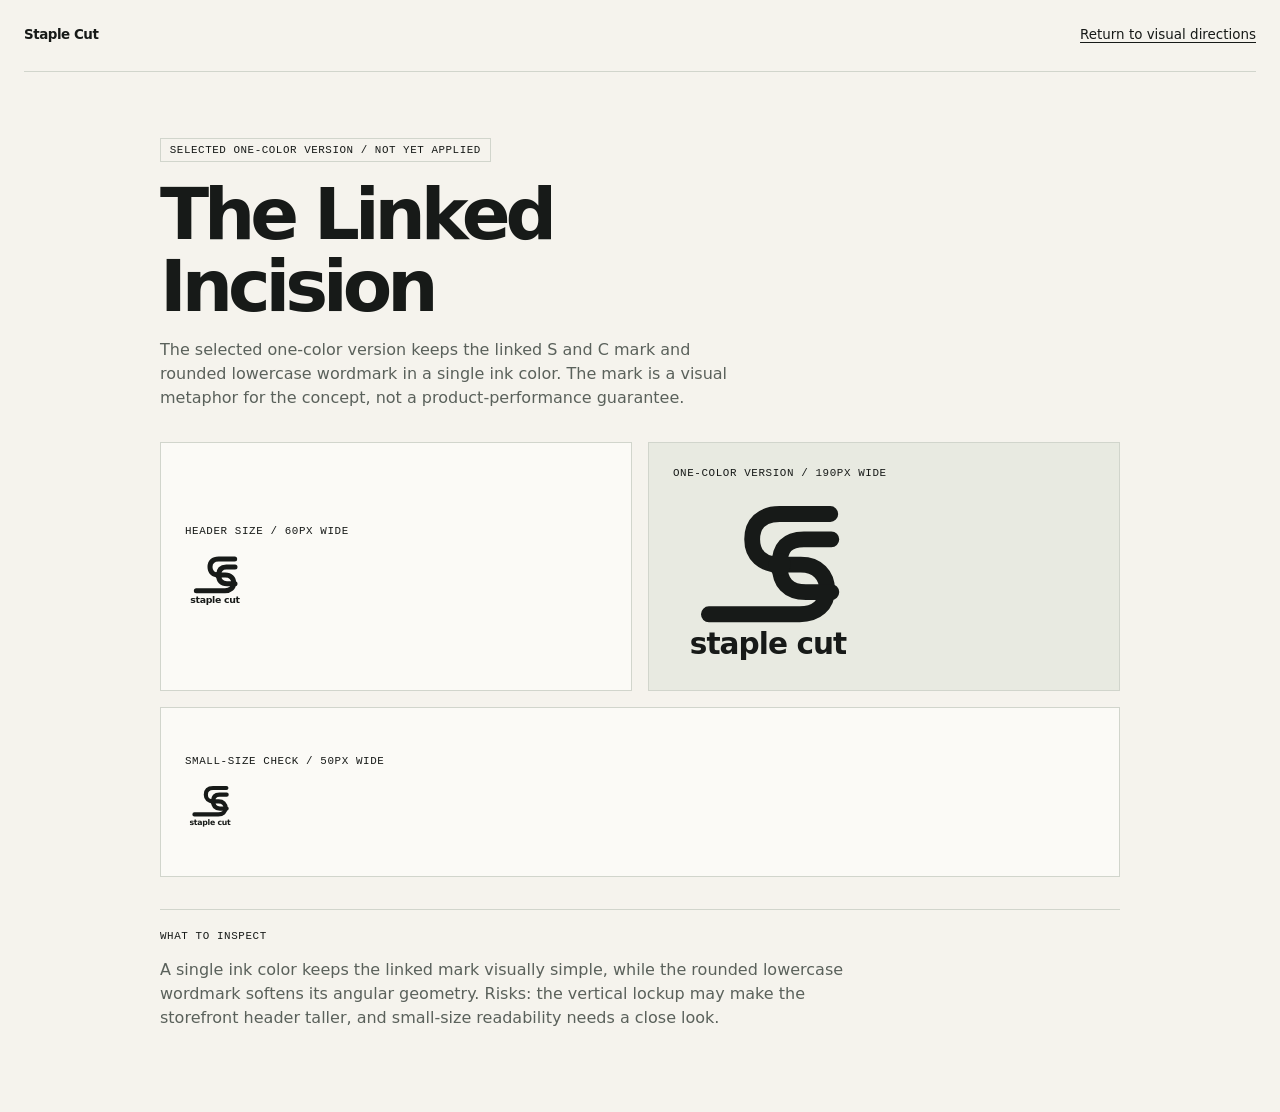
<file: public/explorations/logo-review.html>
<!doctype html>
<html lang="en">
  <head>
    <meta charset="utf-8" />
    <meta name="viewport" content="width=device-width, initial-scale=1" />
    <meta
      name="description"
      content="The selected one-color interlocking S and C logo for Staple Cut, shown at three sizes."
    />
    <title>Staple Cut — The Linked Incision logo</title>
    <link rel="stylesheet" href="directions.css" />
    <style>
      .logo-page {
        width: min(calc(100% - 3rem), 960px);
        margin-inline: auto;
        padding-bottom: 4rem;
      }

      .logo-intro {
        max-width: 58ch;
        margin: 4rem 0 2rem;
      }

      .logo-intro h1 {
        margin: 0 0 1rem;
        font-size: clamp(2.5rem, 7vw, 4.5rem);
        line-height: 1;
        letter-spacing: -0.07em;
      }

      .logo-intro p {
        color: var(--muted);
      }

      .draft-tag {
        display: inline-block;
        margin-bottom: 1rem;
        padding: 0.3rem 0.55rem;
        border: 1px solid var(--line);
        font:
          0.68rem ui-monospace,
          sfmono-regular,
          consolas,
          monospace;
        letter-spacing: 0.05em;
        text-transform: uppercase;
      }

      .logo-board {
        display: grid;
        grid-template-columns: repeat(2, minmax(0, 1fr));
        gap: 1rem;
      }

      .logo-sample {
        min-width: 0;
        min-height: 220px;
        display: grid;
        align-content: center;
        justify-items: start;
        gap: 1rem;
        padding: 1.5rem;
        border: 1px solid var(--line);
        background: #fbfaf6;
      }

      .logo-sample--small {
        grid-column: 1 / -1;
        min-height: 170px;
      }

      .logo-sample--mono {
        background: var(--shirt-ground);
      }

      .logo-sample img {
        display: block;
        height: auto;
      }

      .logo-sample span,
      .logo-notes h2 {
        font:
          0.68rem ui-monospace,
          sfmono-regular,
          consolas,
          monospace;
        letter-spacing: 0.055em;
        text-transform: uppercase;
      }

      .logo-notes {
        margin-top: 2rem;
        padding-top: 1.25rem;
        border-top: 1px solid var(--line);
      }

      .logo-notes h2 {
        margin: 0 0 0.65rem;
      }

      .logo-notes p {
        max-width: 70ch;
        color: var(--muted);
      }

      @media (max-width: 620px) {
        .logo-page {
          width: min(calc(100% - 1.5rem), 960px);
        }

        .logo-board {
          grid-template-columns: 1fr;
        }

        .logo-sample--small {
          grid-column: auto;
        }

        .logo-sample {
          min-height: 170px;
          padding: 1rem;
        }
      }
    </style>
  </head>
  <body>
    <a class="skip-link" href="#main">Skip to the logo proposal</a>
    <header class="comparison-header">
      <a class="comparison-brand" href="index.html">Staple Cut</a>
      <a href="index.html">Return to visual directions</a>
    </header>
    <main id="main" class="logo-page">
      <section class="logo-intro" aria-labelledby="proposal-title">
        <span class="draft-tag"
          >Selected one-color version / not yet applied</span
        >
        <h1 id="proposal-title">The Linked Incision</h1>
        <p>
          The selected one-color version keeps the linked S and C mark and
          rounded lowercase wordmark in a single ink color. The mark is a visual
          metaphor for the concept, not a product-performance guarantee.
        </p>
      </section>
      <section class="logo-board" aria-label="Logo size and color checks">
        <div class="logo-sample">
          <span>Header size / 60px wide</span>
          <img
            src="logo-proposal-mono.svg"
            alt="Selected one-color Staple Cut logo: an interlocking S and C above a rounded lowercase wordmark"
            width="60"
          />
        </div>
        <div class="logo-sample logo-sample--mono">
          <span>One-color version / 190px wide</span>
          <img
            src="logo-proposal-mono.svg"
            alt="Selected one-color Staple Cut logo at enlarged size, with interlocking S and C and rounded lowercase wordmark"
            width="190"
          />
        </div>
        <div class="logo-sample logo-sample--small">
          <span>Small-size check / 50px wide</span>
          <img
            src="logo-proposal-mono.svg"
            alt="The selected one-color Staple Cut logo at small size"
            width="50"
          />
        </div>
      </section>
      <section class="logo-notes" aria-labelledby="notes-title">
        <h2 id="notes-title">What to inspect</h2>
        <p>
          A single ink color keeps the linked mark visually simple, while the
          rounded lowercase wordmark softens its angular geometry. Risks: the
          vertical lockup may make the storefront header taller, and small-size
          readability needs a close look.
        </p>
      </section>
    </main>
  </body>
</html>
</file>
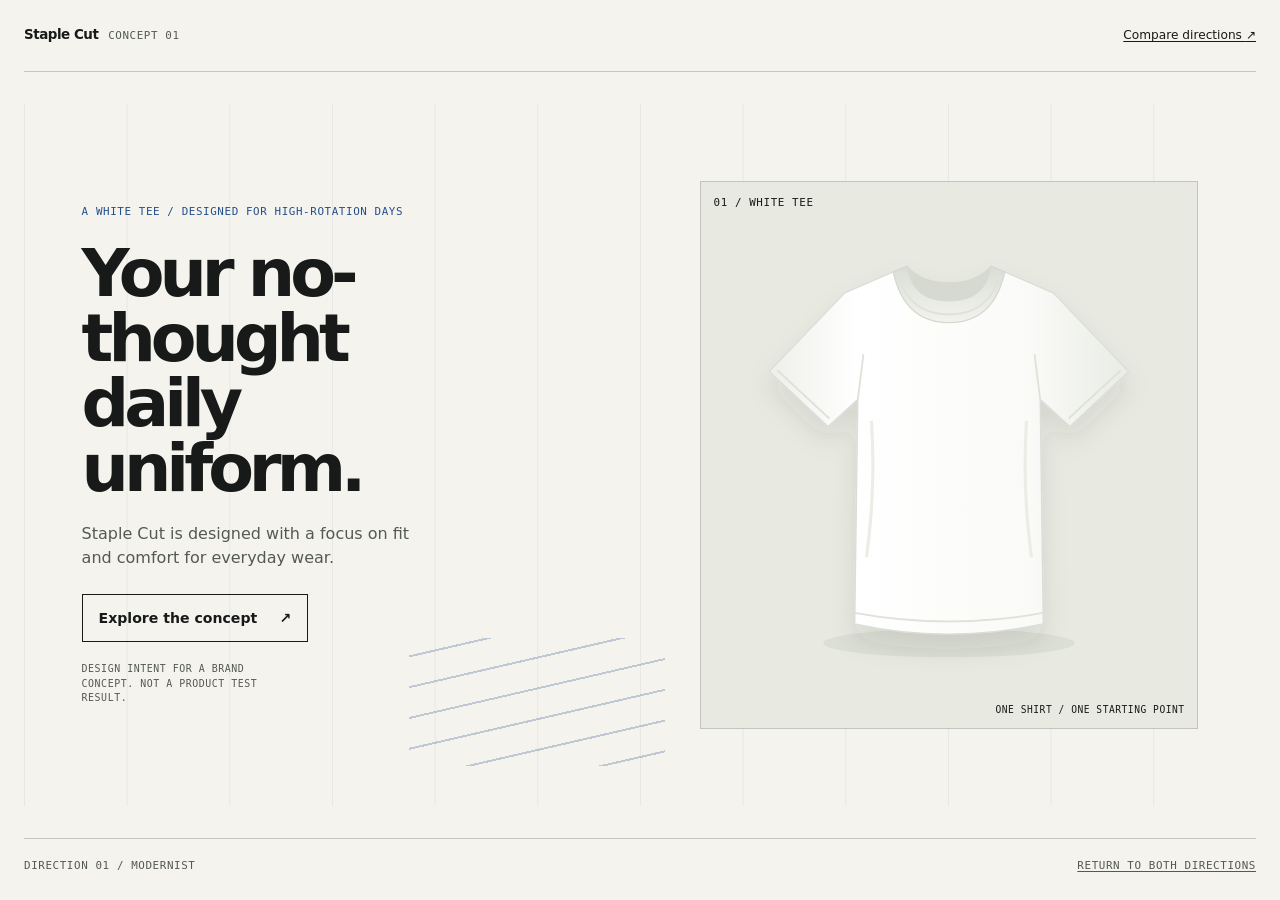
<file: public/explorations/modernist.html>
<!doctype html>
<html lang="en">
  <head>
    <meta charset="utf-8" />
    <meta name="viewport" content="width=device-width, initial-scale=1" />
    <meta
      name="description"
      content="Modernist hero direction for the Staple Cut white T-shirt concept."
    />
    <title>Staple Cut — modernist hero direction</title>
    <link rel="stylesheet" href="directions.css" />
  </head>
  <body class="concept-page concept-modernist">
    <a class="skip-link" href="#main">Skip to the hero</a>
    <header class="concept-header">
      <a class="concept-wordmark" href="index.html"
        >Staple Cut <span>Concept 01</span></a
      >
      <a class="back-link" href="index.html"
        >Compare directions <span aria-hidden="true">↗</span></a
      >
    </header>
    <main id="main">
      <section class="hero-shell" aria-labelledby="concept-title">
        <div class="hero-copy">
          <p class="hero-kicker">
            A white tee / designed for high-rotation days
          </p>
          <h1 id="concept-title">Your no-thought<br />daily uniform.</h1>
          <p class="hero-support">
            Staple Cut is designed with a focus on fit and comfort for everyday
            wear.
          </p>
          <a class="concept-action" href="#shirt"
            >Explore the concept <span aria-hidden="true">↗</span></a
          >
          <p class="concept-disclaimer">
            Design intent for a brand concept. Not a product test result.
          </p>
        </div>
        <figure class="product-stage" id="shirt">
          <span class="product-index">01 / WHITE TEE</span>
          <img
            class="shirt-image"
            src="../assets/white-shirt.svg"
            alt="Illustration of the same plain white T-shirt used in both visual directions"
            width="800"
            height="880"
          />
          <figcaption>One shirt / one starting point</figcaption>
        </figure>
      </section>
    </main>
    <footer class="concept-footer">
      <span>Direction 01 / Modernist</span>
      <a href="index.html">Return to both directions</a>
    </footer>
  </body>
</html>
</file>
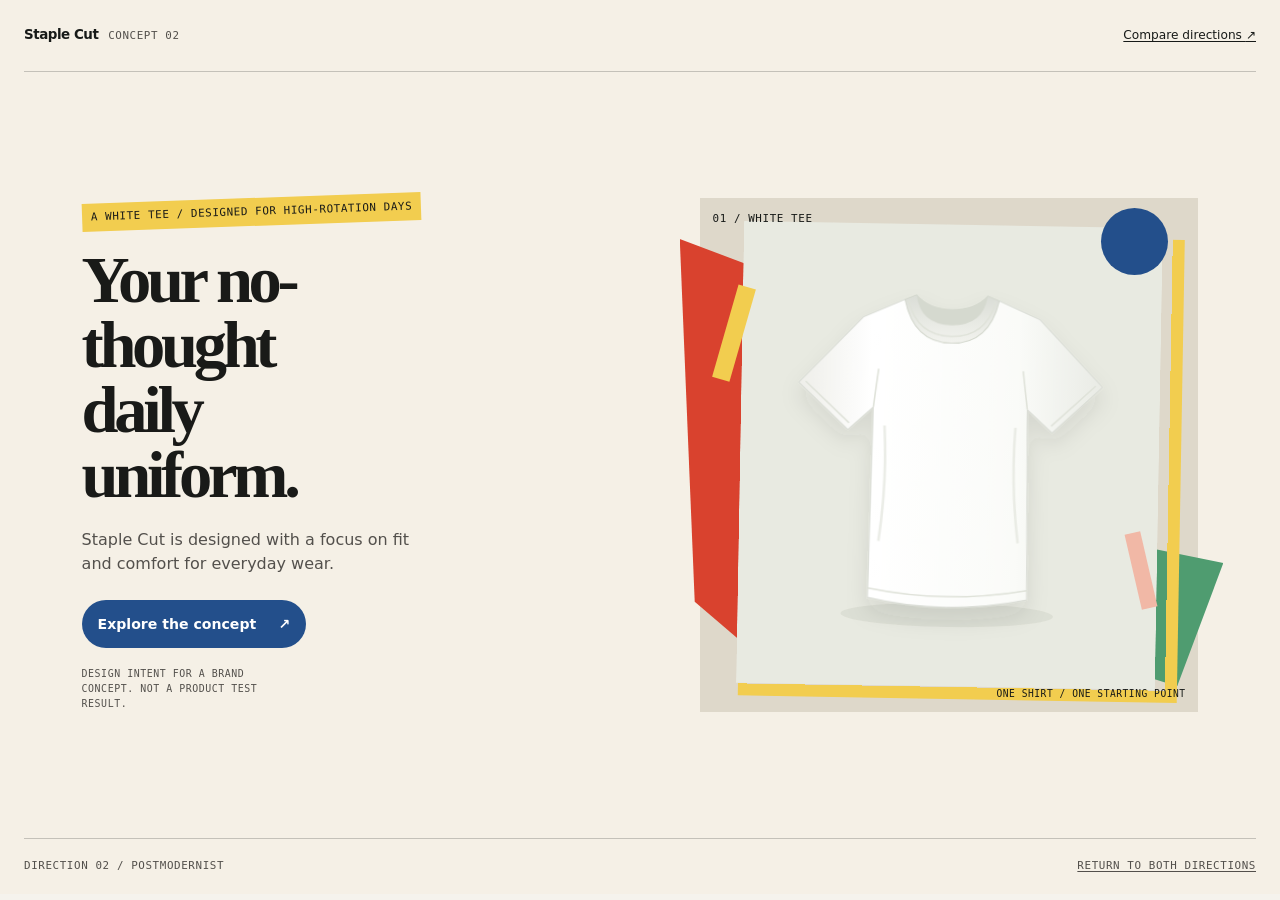
<file: public/explorations/postmodernist.html>
<!doctype html>
<html lang="en">
  <head>
    <meta charset="utf-8" />
    <meta name="viewport" content="width=device-width, initial-scale=1" />
    <meta
      name="description"
      content="Postmodernist hero direction for the Staple Cut white T-shirt concept."
    />
    <title>Staple Cut — postmodernist hero direction</title>
    <link rel="stylesheet" href="directions.css" />
  </head>
  <body class="concept-page concept-postmodernist">
    <a class="skip-link" href="#main">Skip to the hero</a>
    <header class="concept-header">
      <a class="concept-wordmark" href="index.html"
        >Staple Cut <span>Concept 02</span></a
      >
      <a class="back-link" href="index.html"
        >Compare directions <span aria-hidden="true">↗</span></a
      >
    </header>
    <main id="main">
      <section class="hero-shell" aria-labelledby="concept-title">
        <div class="hero-copy">
          <p class="hero-kicker">
            A white tee / designed for high-rotation days
          </p>
          <h1 id="concept-title">Your no-thought<br />daily uniform.</h1>
          <p class="hero-support">
            Staple Cut is designed with a focus on fit and comfort for everyday
            wear.
          </p>
          <a class="concept-action" href="#shirt"
            >Explore the concept <span aria-hidden="true">↗</span></a
          >
          <p class="concept-disclaimer">
            Design intent for a brand concept. Not a product test result.
          </p>
        </div>
        <figure class="product-stage" id="shirt">
          <span class="shape shape-red" aria-hidden="true"></span>
          <span class="shape shape-yellow" aria-hidden="true"></span>
          <span class="shape shape-blue" aria-hidden="true"></span>
          <span class="product-index">01 / WHITE TEE</span>
          <img
            class="shirt-image"
            src="../assets/white-shirt.svg"
            alt="Illustration of the same plain white T-shirt used in both visual directions"
            width="800"
            height="880"
          />
          <figcaption>One shirt / one starting point</figcaption>
        </figure>
      </section>
    </main>
    <footer class="concept-footer">
      <span>Direction 02 / Postmodernist</span>
      <a href="index.html">Return to both directions</a>
    </footer>
  </body>
</html>
</file>
<file: public/styles.css>
/* Shared brand tokens. Change these after you agree on your brand direction.
   Both the storefront and the live style guide use this file. */
:root {
  --color-paper: #f6f5f0;
  --color-ink: #171a18;
  --color-muted: #5a615b;
  --color-line: #d1d5cc;
  --color-accent: #2855c7;
  --color-accent-soft: #e8eefb;
  --color-soft: #e8eae1;
  --color-white: #fff;
  --color-danger: #992e28;
  --font-body:
    system-ui, -apple-system, blinkmacsystemfont, "Segoe UI", sans-serif;
  --font-display:
    system-ui, -apple-system, blinkmacsystemfont, "Segoe UI", sans-serif;
  --font-mono: ui-monospace, sfmono-regular, consolas, monospace;
  --space-1: 0.5rem;
  --space-2: 1rem;
  --space-3: 1.5rem;
  --space-4: 2rem;
  --space-5: 3rem;
  --space-6: 4rem;
  --page-width: 1440px;
}

* {
  box-sizing: border-box;
}

html {
  scroll-behavior: smooth;
  scroll-padding-top: 1.5rem;
}

body {
  margin: 0;
  background: var(--color-paper);
  color: var(--color-ink);
  font-family: var(--font-body);
  line-height: 1.6;
  -webkit-font-smoothing: antialiased;
}

img,
svg {
  display: block;
  max-width: 100%;
}

button,
a,
input {
  -webkit-tap-highlight-color: transparent;
}

a {
  color: inherit;
  text-underline-offset: 0.2em;
  text-decoration-thickness: 1px;
}

a:hover {
  text-decoration-thickness: 2px;
}

button,
input {
  font: inherit;
}

button {
  cursor: pointer;
}

button:disabled {
  cursor: default;
}

:focus-visible {
  outline: 3px solid var(--color-accent);
  outline-offset: 5px;
}

[hidden] {
  display: none !important;
}

::selection {
  background: var(--color-accent-soft);
  color: var(--color-ink);
}

h1,
h2,
h3,
p {
  margin: 0;
}

h1,
h2,
h3 {
  font-family: var(--font-display);
  font-weight: 550;
}

h1 {
  font-size: clamp(3.4rem, 6.25vw, 6.6rem);
  line-height: 0.99;
  letter-spacing: -0.075em;
}

h2 {
  font-size: clamp(2rem, 3.6vw, 3.75rem);
  line-height: 1.08;
  letter-spacing: -0.055em;
}

h3 {
  font-size: 1.3rem;
  line-height: 1.3;
  letter-spacing: -0.03em;
}

p + p {
  margin-top: var(--space-2);
}

.wrap {
  width: min(calc(100% - 6rem), var(--page-width));
  margin-inline: auto;
}

.muted {
  color: var(--color-muted);
}

.eyebrow,
.micro-label,
.visual-label,
.image-caption,
.section-number,
.type-label,
.token-name {
  font-family: var(--font-mono);
  font-size: 0.68rem;
  font-weight: 500;
  line-height: 1.5;
  letter-spacing: 0.06em;
  text-transform: uppercase;
}

.eyebrow {
  display: flex;
  align-items: center;
  gap: 0.55rem;
}

.status-dot {
  width: 7px;
  height: 7px;
  display: inline-block;
  background: var(--color-ink);
  border-radius: 50%;
}

.skip-link {
  position: fixed;
  top: 8px;
  left: 8px;
  z-index: 10;
  transform: translateY(-180%);
  padding: 0.75rem 1rem;
  background: var(--color-ink);
  color: var(--color-white);
}

.skip-link:focus {
  transform: translateY(0);
}

.starter-notice {
  display: flex;
  justify-content: space-between;
  align-items: center;
  gap: 1.5rem;
  padding: 0.8rem 3rem;
  background: var(--color-soft);
  border-bottom: 2px solid var(--color-accent);
  font-size: 0.73rem;
  line-height: 1.5;
}

.starter-notice a {
  flex-shrink: 0;
  font-weight: 650;
}

.site-header {
  min-height: 106px;
  display: flex;
  align-items: center;
  gap: 3rem;
  border-bottom: 1px solid var(--color-line);
}

.brand-link {
  display: inline-block;
  align-self: flex-start;
  flex-shrink: 0;
}

.wordmark {
  width: 60px;
  height: auto;
}

.main-nav {
  display: flex;
  justify-content: center;
  align-items: center;
  gap: 2rem;
  margin-inline: auto;
}

.nav-link,
.bag-link {
  text-decoration: none;
  font-size: 0.8rem;
}

.nav-link {
  padding-block: 0.5rem;
  border-bottom: 1px solid transparent;
}

.nav-link:hover,
.nav-link[aria-current="page"] {
  border-color: currentcolor;
}

.bag-link {
  display: flex;
  align-items: center;
  gap: 0.65rem;
  white-space: nowrap;
}

.bag-count {
  display: grid;
  place-items: center;
  min-width: 1.7rem;
  height: 1.7rem;
  border: 1px solid var(--color-ink);
  border-radius: 50%;
  font-size: 0.7rem;
}

.product-section {
  display: grid;
  grid-template-columns: 1.13fr 1fr;
  gap: clamp(3rem, 7vw, 8rem);
  padding-block: var(--space-5) 5rem;
  align-items: start;
}

.routine-section {
  padding-block: 1rem 4.5rem;
}

.routine-heading {
  max-width: 650px;
  padding-block: 2.5rem;
  border-top: 1px solid var(--color-line);
}

.routine-heading h2 {
  margin-top: 1rem;
}

.routine-heading > p {
  max-width: 560px;
  margin-top: 0.8rem;
  font-size: 0.84rem;
}

.routine-grid {
  display: grid;
  grid-template-columns: repeat(4, 1fr);
  gap: 1rem;
}

.routine-card {
  min-height: 150px;
  padding: 1.2rem;
  border-top: 2px solid var(--color-accent);
  background: var(--color-soft);
}

.routine-card .micro-label {
  color: var(--color-muted);
}

.routine-card-featured {
  background: var(--color-accent-soft);
  border-top-width: 4px;
}

.routine-card h3 {
  max-width: 220px;
  margin-top: 1.5rem;
  font-size: 1rem;
}

.product-visual {
  position: relative;
  background: var(--color-soft);
}

.visual-label {
  position: absolute;
  z-index: 1;
  inset: 1.3rem 1.4rem auto;
  display: flex;
  justify-content: space-between;
  gap: 1rem;
  font-size: 0.6rem;
}

.shirt-image {
  width: 100%;
  height: auto;
  aspect-ratio: 800 / 880;
  object-fit: contain;
}

.image-caption {
  display: flex;
  align-items: center;
  justify-content: space-between;
  gap: 1rem;
  padding: 1.2rem 1.4rem;
  border-top: 1px solid var(--color-line);
  font-size: 0.59rem;
}

.image-caption > :last-child {
  font-family: var(--font-body);
  font-size: 1.5rem;
  line-height: 1;
}

.product-information {
  max-width: 530px;
  padding-block: 1rem;
}

.product-information h1 {
  margin-top: 1.6rem;
}

.product-intro {
  font-size: 1.2rem;
  line-height: 1.5;
  margin-top: 1.8rem;
  letter-spacing: -0.025em;
}

.product-description {
  margin-top: 0.6rem;
  font-size: 0.88rem;
  max-width: 430px;
}

.tee-checklist {
  margin-top: 1.1rem;
  border-block: 1px solid var(--color-line);
}

.tee-checklist summary {
  padding-block: 0.8rem;
  color: var(--color-accent);
  cursor: pointer;
  font-size: 0.8rem;
  font-weight: 650;
  text-underline-offset: 0.2em;
}

.tee-checklist summary:focus-visible {
  outline: 3px solid var(--color-accent);
  outline-offset: 3px;
}

.checklist-content {
  max-width: 440px;
  padding: 0 0 1rem;
  font-size: 0.78rem;
}

.checklist-benefits {
  padding-block: 0.6rem;
}

.checklist-content ul {
  display: grid;
  gap: 0.35rem;
  margin: 0.7rem 0;
  padding-left: 1.2rem;
}

.checklist-note {
  padding: 0.75rem;
  border-left: 3px solid var(--color-accent);
  background: var(--color-accent-soft);
  font-size: 0.72rem;
}

.benefit-list {
  display: grid;
  gap: 0.4rem;
  margin: 0.65rem 0 0;
  padding-left: 1.15rem;
  font-size: 0.78rem;
}

.benefit-list li::marker {
  color: var(--color-accent);
}

.routine-benefits {
  max-width: 660px;
  margin-top: 1.2rem;
  padding: 1rem 1.2rem;
  border-left: 3px solid var(--color-accent);
  background: var(--color-soft);
}

.routine-benefits .benefit-list {
  grid-template-columns: 1fr 1fr;
}

.price-row {
  display: flex;
  align-items: center;
  justify-content: space-between;
  gap: 1rem;
  margin-block: 2rem 1.5rem;
  padding-bottom: 1.2rem;
  border-bottom: 1px solid var(--color-line);
}

.price {
  font-size: 1.65rem;
  letter-spacing: -0.04em;
  font-weight: 600;
}

.price span {
  font-family: var(--font-mono);
  font-size: 0.65rem;
  font-weight: 400;
  letter-spacing: 0;
  margin-left: 0.25rem;
}

.price-row .micro-label {
  color: var(--color-muted);
  font-size: 0.6rem;
}

fieldset {
  padding: 0;
  margin: 0;
  border: 0;
  min-width: 0;
}

legend {
  padding: 0;
  font-size: 0.84rem;
  font-weight: 650;
}

.field-help {
  margin-top: 0.3rem;
  color: var(--color-muted);
  font-size: 0.74rem;
}

.size-options {
  display: grid;
  grid-template-columns: repeat(4, 1fr);
  gap: 0.6rem;
  margin-top: 1rem;
}

.size-option {
  position: relative;
  cursor: pointer;
}

.size-option input {
  position: absolute;
  opacity: 0;
  width: 100%;
  height: 100%;
  margin: 0;
  cursor: pointer;
}

.size-option span {
  display: grid;
  place-items: center;
  min-height: 3.2rem;
  border: 1px solid var(--color-line);
  background: var(--color-paper);
  font-size: 0.83rem;
  transition:
    background 150ms ease,
    border-color 150ms ease;
}

.size-option input:checked + span {
  background: var(--color-ink);
  border-color: var(--color-ink);
  color: var(--color-paper);
}

.size-option input:hover + span {
  border-color: var(--color-ink);
}

.size-option input:focus-visible + span {
  outline: 3px solid var(--color-ink);
  outline-offset: 4px;
}

.size-option input:focus-visible {
  outline: none;
}

.field-error {
  color: var(--color-danger);
  font-size: 0.8rem;
  margin-top: 0.9rem;
  font-weight: 550;
}

.button {
  display: inline-flex;
  align-items: center;
  justify-content: space-between;
  gap: 2rem;
  min-height: 3.4rem;
  border: 1px solid var(--color-ink);
  padding: 0.9rem 1.25rem;
  font-size: 0.82rem;
  font-weight: 550;
  line-height: 1.4;
  text-decoration: none;
  transition:
    background 150ms ease,
    color 150ms ease;
}

.button > span[aria-hidden] {
  font-size: 1.25rem;
  line-height: 1;
}

.button-primary {
  background: var(--color-ink);
  color: var(--color-paper);
}

.button-primary:hover {
  background: var(--color-accent);
  color: var(--color-white);
}

.button-secondary {
  background: transparent;
  color: var(--color-ink);
}

.button-secondary:hover {
  background: var(--color-soft);
}

.add-button {
  width: 100%;
  margin-top: 1.4rem;
}

.demo-disclaimer {
  font-size: 0.68rem;
  line-height: 1.65;
  color: var(--color-muted);
  margin-top: 0.9rem;
  max-width: 420px;
}

.product-facts {
  margin-bottom: 0;
  margin-top: 1.8rem;
}

.product-facts div {
  display: flex;
  justify-content: space-between;
  gap: 1rem;
  padding-block: 0.62rem;
  border-top: 1px solid var(--color-line);
  font-size: 0.71rem;
}

.product-facts dt {
  color: var(--color-muted);
}

.product-facts dd {
  margin: 0;
  font-weight: 500;
  text-align: right;
}

.bag-section {
  display: grid;
  grid-template-columns: 1fr 1fr;
  gap: 3rem;
  border-top: 1px solid var(--color-line);
  padding-block: 3rem;
}

.bag-section h2 {
  margin-top: 0.6rem;
  font-size: clamp(2rem, 3vw, 3rem);
}

.bag-details {
  padding-top: 0.2rem;
  font-size: 0.85rem;
}

.bag-message {
  max-width: 500px;
}

.bag-items {
  list-style: none;
  margin: 1rem 0;
  padding: 0;
}

.bag-items:empty {
  margin: 0;
}

.bag-items li {
  padding-block: 0.55rem;
  border-bottom: 1px solid var(--color-line);
  font-size: 0.78rem;
}

.text-button {
  padding: 0.5rem 0;
  border: 0;
  background: transparent;
  color: var(--color-ink);
  font-size: 0.8rem;
  text-decoration: underline;
  text-underline-offset: 0.25rem;
}

.text-button:disabled {
  opacity: 0.5;
}

.bag-details .field-help {
  margin-top: 0.4rem;
  font-size: 0.69rem;
}

.starter-next {
  display: grid;
  grid-template-columns: 1fr 1fr;
  gap: 1.5rem 3rem;
  background: var(--color-soft);
  border-left: 4px solid var(--color-accent);
  padding: 2.7rem 3rem 3rem;
  margin-block: 1rem 4rem;
}

.starter-next > .eyebrow {
  grid-column: 1 / -1;
}

.starter-next > div {
  max-width: 470px;
  font-size: 0.86rem;
}

.starter-next .button {
  margin-top: 1.6rem;
}

.site-footer {
  display: flex;
  align-items: center;
  justify-content: space-between;
  gap: 2rem;
  border-top: 1px solid var(--color-line);
  padding-block: 1.6rem;
  font-size: 0.67rem;
  color: var(--color-muted);
}

.footer-tagline {
  margin: 0;
}

.footer-separator {
  margin-inline: 0.6rem;
  color: var(--color-ink);
}

.site-footer a {
  color: var(--color-ink);
}

/* Shared editorial pages */
.page-hero {
  padding-block: 4.5rem 3.8rem;
  display: grid;
  grid-template-columns: 1.25fr 0.75fr;
  align-items: end;
  gap: 1.3rem 4rem;
}

.page-hero > .eyebrow {
  grid-column: 1 / -1;
}

.page-hero h1 {
  font-size: clamp(3.5rem, 6.8vw, 7.3rem);
}

.page-hero .hero-summary {
  max-width: 400px;
  font-size: 0.95rem;
  color: var(--color-muted);
  padding-bottom: 0.25rem;
}

.hero-summary strong {
  font-weight: 550;
  color: var(--color-ink);
}

.page-subnav {
  display: flex;
  flex-wrap: wrap;
  gap: 0.6rem 1.8rem;
  padding-block: 1rem;
  border-top: 1px solid var(--color-line);
  border-bottom: 1px solid var(--color-line);
  font-size: 0.76rem;
}

.section-link {
  text-decoration: none;
}

.section-link:hover {
  text-decoration: underline;
}

.guide-section {
  padding-block: 3rem;
  border-bottom: 1px solid var(--color-line);
  display: grid;
  grid-template-columns: 0.32fr 1fr;
  column-gap: 3rem;
}

.section-heading .section-number {
  color: var(--color-muted);
  display: block;
  margin-bottom: 0.8rem;
}

.section-heading h2 {
  font-size: clamp(1.7rem, 2.5vw, 2.65rem);
}

.section-heading p {
  font-size: 0.78rem;
  color: var(--color-muted);
  margin-top: 1rem;
  max-width: 210px;
}

.guide-content {
  min-width: 0;
}

.draft-label {
  display: inline-block;
  padding: 0.3rem 0.55rem;
  background: var(--color-accent);
  color: var(--color-white);
  font-family: var(--font-mono);
  font-size: 0.6rem;
  line-height: 1.4;
  letter-spacing: 0.03em;
  text-transform: uppercase;
}

.decision-grid {
  display: grid;
  grid-template-columns: repeat(3, 1fr);
  gap: 1.5rem;
  margin-top: 1.6rem;
}

.decision-grid > div {
  border-top: 1px solid var(--color-line);
  padding-top: 0.8rem;
}

.decision-grid h3 {
  font-size: 0.85rem;
  font-weight: 650;
  letter-spacing: 0;
}

.decision-grid p {
  font-size: 0.8rem;
  color: var(--color-muted);
  margin-top: 0.5rem;
}

.decision-grid .undecided {
  font-size: 1.5rem;
  font-weight: 450;
  color: var(--color-ink);
  letter-spacing: -0.04em;
}

.logo-board {
  min-height: 230px;
  display: grid;
  place-items: center;
  padding: 1.25rem;
  background: var(--color-white);
  border: 1px solid var(--color-line);
}

.logo-board img {
  width: min(100%, 210px);
}

.logo-variants {
  display: grid;
  grid-template-columns: 1fr 1fr;
  border: 1px solid var(--color-line);
  border-top: 0;
}

.logo-variant {
  min-height: 140px;
  padding: 1.5rem;
  display: flex;
  flex-direction: column;
  justify-content: space-between;
  gap: 1.5rem;
}

.logo-variant + .logo-variant {
  border-left: 1px solid var(--color-line);
}

.logo-small {
  width: 110px;
  height: auto;
}

.logo-mono {
  width: 190px;
}

.logo-variant p,
.guide-note {
  font-size: 0.73rem;
  color: var(--color-muted);
}

.guide-note {
  margin-top: 1rem;
  max-width: 680px;
}

.palette-grid {
  display: grid;
  grid-template-columns: repeat(5, 1fr);
  gap: 0.65rem;
}

.color-swatch {
  height: 120px;
  border: 1px solid var(--color-line);
  background: var(--swatch-color);
}

.palette-card h3 {
  font-size: 0.76rem;
  letter-spacing: 0;
  font-weight: 650;
  margin-top: 0.65rem;
}

.palette-card code {
  font-family: var(--font-mono);
  font-size: 0.65rem;
  color: var(--color-muted);
  display: block;
  margin-top: 0.15rem;
}

.palette-card p {
  font-size: 0.66rem;
  color: var(--color-muted);
  margin-top: 0.4rem;
  line-height: 1.5;
}

.type-specimen {
  border-top: 1px solid var(--color-line);
  padding-block: 1.3rem;
}

.type-specimen:first-child {
  border-top: 0;
  padding-top: 0;
}

.type-label {
  display: block;
  margin-bottom: 1rem;
  color: var(--color-muted);
  font-size: 0.6rem;
}

.type-display {
  font-family: var(--font-display);
  font-size: clamp(2.5rem, 4.5vw, 5rem);
  font-weight: 550;
  letter-spacing: -0.075em;
  line-height: 1;
  max-width: 700px;
}

.type-body {
  font-family: var(--font-body);
  font-size: 1rem;
  max-width: 570px;
}

.type-mono {
  font-family: var(--font-mono);
  text-transform: uppercase;
  font-size: 0.7rem;
  letter-spacing: 0.06em;
}

.spacing-grid {
  display: flex;
  flex-wrap: wrap;
  align-items: start;
  gap: 2rem;
}

.spacing-token {
  min-width: 52px;
}

.spacing-bar {
  width: var(--token-size);
  height: 40px;
  background: var(--color-ink);
  margin-bottom: 0.9rem;
}

.token-name {
  display: block;
  font-size: 0.6rem;
}

.spacing-token code {
  font-family: var(--font-mono);
  color: var(--color-muted);
  font-size: 0.65rem;
}

.button-samples {
  display: flex;
  flex-wrap: wrap;
  gap: 1rem;
}

.button-samples .button {
  min-width: 185px;
}

.voice-grid {
  display: grid;
  grid-template-columns: 1fr 1fr;
  gap: 2rem;
}

.application-card {
  padding: 1.4rem;
  border: 1px solid var(--color-line);
  background: var(--color-paper);
}

.application-card h3 {
  margin-top: 1rem;
}

.application-card p {
  max-width: 600px;
  margin-top: 0.7rem;
  font-size: 0.82rem;
}

.application-card .guide-note {
  padding-top: 0.8rem;
  border-top: 1px solid var(--color-line);
}

.application-pending {
  border-style: dashed;
  background: transparent;
}

.voice-grid h3 {
  font-size: 0.95rem;
  font-weight: 600;
  margin-bottom: 0.65rem;
}

.voice-grid p {
  font-size: 0.84rem;
  color: var(--color-muted);
}

.voice-example {
  font-size: 1.7rem !important;
  color: var(--color-ink) !important;
  letter-spacing: -0.035em;
  line-height: 1.3;
}

.guide-footer-note {
  display: flex;
  gap: 2rem;
  align-items: center;
  justify-content: space-between;
  background: var(--color-soft);
  padding: 1.5rem 2rem;
  margin-block: 2rem 4rem;
}

.guide-footer-note p {
  font-size: 0.83rem;
  max-width: 680px;
}

.guide-footer-note a {
  font-size: 0.8rem;
  white-space: nowrap;
}

@media (width >= 1600px) {
  .product-section {
    gap: 8rem;
  }
}

@media (width <= 1100px) {
  .wrap {
    width: calc(100% - 4rem);
  }

  .starter-notice {
    padding-inline: 2rem;
  }

  .site-header {
    gap: 1.7rem;
  }

  .main-nav {
    gap: 1.25rem;
  }

  .product-section {
    gap: 3rem;
    align-items: start;
  }

  .product-information h1 {
    font-size: clamp(3.4rem, 7vw, 5rem);
  }

  .product-information {
    padding-top: 0.5rem;
  }

  .product-intro {
    margin-top: 1.4rem;
  }

  .price-row {
    margin-top: 1.5rem;
  }

  .page-hero {
    column-gap: 2rem;
  }

  .guide-section {
    grid-template-columns: 0.35fr 1fr;
    gap: 2rem;
  }

  .palette-grid {
    grid-template-columns: repeat(3, 1fr);
    row-gap: 1.6rem;
  }
}

@media (width <= 760px) {
  .wrap {
    width: calc(100% - 2.5rem);
  }

  .starter-notice {
    padding: 0.75rem 1.25rem;
    font-size: 0.67rem;
    gap: 1rem;
  }

  .starter-notice > span {
    max-width: 480px;
  }

  .starter-notice a {
    font-size: 0.65rem;
  }

  .site-header {
    min-height: 108px;
    display: grid;
    grid-template-columns: 1fr auto;
    gap: 0.5rem 1rem;
    padding-block: 1.2rem 1rem;
  }

  .wordmark {
    width: 60px;
  }

  .main-nav {
    grid-row: 2;
    grid-column: 1 / -1;
    margin: 0;
    justify-content: flex-start;
    gap: 1.5rem;
  }

  .nav-link,
  .bag-link {
    font-size: 0.73rem;
  }

  .bag-link {
    grid-column: 2;
    grid-row: 1;
  }

  .bag-count {
    min-width: 1.5rem;
    height: 1.5rem;
  }

  .product-section {
    grid-template-columns: 1fr;
    gap: 2rem;
    padding-block: 1.5rem 3rem;
  }

  .product-visual {
    max-width: 600px;
    width: 100%;
    margin-inline: auto;
  }

  .shirt-image {
    max-height: 530px;
  }

  .product-information {
    max-width: none;
    padding: 0;
  }

  .product-information h1 {
    font-size: clamp(4.2rem, 13vw, 7rem);
    margin-top: 1rem;
  }

  .product-intro {
    font-size: 1.1rem;
    margin-top: 1.4rem;
  }

  .product-description {
    max-width: 580px;
  }

  .product-facts {
    margin-top: 1.5rem;
  }

  .bag-section {
    grid-template-columns: 1fr;
    gap: 1.3rem;
    padding-block: 2rem;
  }

  .bag-section h2 {
    margin-top: 0.6rem;
  }

  .starter-next {
    grid-template-columns: 1fr;
    padding: 1.8rem;
    gap: 1.3rem;
    margin-block: 1rem 3rem;
  }

  .routine-grid {
    grid-template-columns: repeat(2, 1fr);
  }

  .routine-benefits .benefit-list {
    grid-template-columns: 1fr;
  }

  .starter-next > div {
    max-width: none;
  }

  .site-footer {
    flex-wrap: wrap;
    gap: 0.7rem 2rem;
    padding-block: 1.5rem;
  }

  .footer-tagline {
    display: none;
  }

  .page-hero {
    padding-block: 2.5rem;
    grid-template-columns: 1fr;
    row-gap: 1.4rem;
  }

  .page-hero h1 {
    font-size: clamp(3.7rem, 11vw, 6rem);
  }

  .page-hero .hero-summary {
    max-width: 570px;
    font-size: 0.9rem;
  }

  .page-subnav {
    gap: 0.6rem 1.2rem;
    font-size: 0.72rem;
  }

  .guide-section {
    grid-template-columns: 1fr;
    gap: 1.8rem;
    padding-block: 2.3rem;
  }

  .section-heading {
    display: grid;
    grid-template-columns: 1fr 1fr;
    column-gap: 2rem;
  }

  .section-heading .section-number {
    grid-column: 1 / -1;
    margin-bottom: 0.5rem;
  }

  .section-heading p {
    max-width: none;
    margin: 0;
    font-size: 0.73rem;
  }

  .decision-grid {
    gap: 1rem;
  }

  .routine-section .routine-grid {
    grid-template-columns: 1fr;
  }

  .routine-card {
    min-height: 115px;
  }

  .routine-card h3 {
    margin-top: 0.9rem;
  }

  .decision-grid .undecided {
    font-size: 1.3rem;
  }

  .decision-grid p {
    font-size: 0.73rem;
  }

  .palette-grid {
    grid-template-columns: repeat(5, 1fr);
  }

  .color-swatch {
    height: 85px;
  }

  .palette-card p {
    font-size: 0.62rem;
  }

  .palette-card code {
    font-size: 0.57rem;
  }

  .guide-footer-note {
    flex-direction: column;
    align-items: start;
    gap: 1rem;
    margin-block: 1.5rem 3rem;
    padding: 1.5rem;
  }
}

@media (width <= 420px) {
  .starter-notice {
    align-items: start;
    flex-direction: column;
    gap: 0.35rem;
  }

  .visual-label {
    inset: 1rem 1rem auto;
    font-size: 0.53rem;
  }

  .image-caption {
    font-size: 0.53rem;
    padding: 1rem;
  }

  .price-row .micro-label {
    font-size: 0.54rem;
  }

  .section-heading {
    grid-template-columns: 1fr;
    gap: 0.6rem;
  }

  .section-heading .section-number {
    margin: 0;
  }

  .decision-grid {
    grid-template-columns: 1fr;
    gap: 1.2rem;
  }

  .decision-grid > div {
    display: grid;
    grid-template-columns: 0.5fr 1fr;
    gap: 0.4rem 1rem;
  }

  .decision-grid p {
    margin-top: 0;
  }

  .decision-grid p:last-child {
    grid-column: 2;
  }

  .palette-grid {
    grid-template-columns: repeat(3, 1fr);
  }

  .color-swatch {
    height: 90px;
  }

  .logo-board {
    min-height: 190px;
    padding: 2rem;
  }

  .logo-variants {
    grid-template-columns: 1fr;
  }

  .logo-variant {
    min-height: 125px;
  }

  .logo-variant + .logo-variant {
    border-left: 0;
    border-top: 1px solid var(--color-line);
  }

  .voice-grid {
    grid-template-columns: 1fr;
    gap: 1.5rem;
  }
}

@media (prefers-reduced-motion: reduce) {
  html {
    scroll-behavior: auto;
  }

  *,
  *::before,
  *::after {
    transition: none !important;
    animation: none !important;
  }
}
</file>
<file: public/explorations/directions.css>
* {
  box-sizing: border-box;
}

:root {
  color-scheme: light;
  font-family:
    system-ui,
    -apple-system,
    blinkmacsystemfont,
    "Segoe UI",
    sans-serif;
  color: #171a18;
  background: #f5f3ed;
  font-synthesis: none;
  text-rendering: optimizelegibility;
  -webkit-font-smoothing: antialiased;

  --ink: #171a18;
  --muted: #5a615b;
  --line: #d1d5cc;
  --paper: #f5f3ed;
  --shirt-ground: #e8eae1;
  --blue: #234f8b;
  --tomato: #d9422e;
  --yellow: #f2cd4f;
  --mint: #4f9c70;
  --pale-pink: #f1b8a6;
  --page: 1380px;
}

body {
  min-width: 320px;
  margin: 0;
  color: var(--ink);
  background: var(--paper);
  line-height: 1.5;
}

img {
  display: block;
  max-width: 100%;
}

a {
  color: inherit;
  text-underline-offset: 0.2em;
}

a:hover {
  text-decoration-thickness: 2px;
}

:focus-visible {
  outline: 3px solid var(--blue);
  outline-offset: 4px;
}

.skip-link {
  position: fixed;
  z-index: 20;
  top: 0.5rem;
  left: 0.5rem;
  padding: 0.7rem 1rem;
  color: #fff;
  background: var(--ink);
  transform: translateY(-180%);
}

.skip-link:focus {
  transform: translateY(0);
}

.comparison-page {
  padding-bottom: 4rem;
}

.comparison-header,
.comparison-main,
.concept-header,
.concept-footer {
  width: min(calc(100% - 3rem), var(--page));
  margin-inline: auto;
}

.comparison-header,
.concept-header,
.concept-footer {
  display: flex;
  justify-content: space-between;
  align-items: center;
  gap: 1rem;
  border-bottom: 1px solid var(--line);
}

.comparison-header,
.concept-header {
  min-height: 4.5rem;
  font-size: 0.84rem;
}

.comparison-brand,
.concept-wordmark {
  font-weight: 750;
  letter-spacing: -0.035em;
  text-decoration: none;
}

.comparison-main {
  padding-top: clamp(2.5rem, 6vw, 5rem);
}

.comparison-kicker,
.direction-number,
.hero-kicker,
.product-index,
.product-stage figcaption,
.concept-disclaimer,
.concept-footer,
.concept-wordmark span {
  font-family: ui-monospace, sfmono-regular, consolas, monospace;
  font-size: 0.68rem;
  letter-spacing: 0.055em;
  text-transform: uppercase;
}

.comparison-kicker {
  margin: 0 0 0.8rem;
  color: var(--blue);
}

.comparison-main h1 {
  max-width: 14ch;
  margin: 0;
  font-size: clamp(2.5rem, 6vw, 5rem);
  line-height: 0.98;
  letter-spacing: -0.075em;
}

.comparison-intro {
  max-width: 60ch;
  margin: 1.2rem 0 2.5rem;
  color: var(--muted);
}

.direction-grid {
  display: grid;
  grid-template-columns: repeat(2, minmax(0, 1fr));
  gap: 1.25rem;
  align-items: start;
}

.direction-card {
  min-width: 0;
  padding: 0.75rem;
  border: 1px solid var(--line);
  background: #fbfaf6;
}

.direction-heading {
  min-height: 5rem;
  display: flex;
  justify-content: space-between;
  align-items: center;
  gap: 1rem;
  padding: 0.5rem 0.35rem 0.85rem;
}

.direction-heading h2 {
  margin: 0.2rem 0 0;
  font-size: 1.2rem;
  line-height: 1.2;
  letter-spacing: -0.04em;
}

.direction-heading > a {
  flex-shrink: 0;
  font-size: 0.76rem;
}

.direction-number {
  margin: 0;
  color: var(--muted);
}

.direction-frame {
  display: block;
  width: 100%;
  height: 760px;
  border: 0;
  background: var(--paper);
}

.direction-annotation {
  display: grid;
  gap: 0.65rem;
  padding: 1rem 0.35rem 0.5rem;
  font-size: 0.82rem;
  line-height: 1.5;
}

.direction-annotation p {
  margin: 0;
}

.direction-annotation strong {
  display: block;
  margin-bottom: 0.1rem;
  font-size: 0.67rem;
  letter-spacing: 0.06em;
  text-transform: uppercase;
}

.choice-prompt {
  margin: 2rem 0 0;
  padding-top: 1rem;
  border-top: 1px solid var(--line);
  font-weight: 650;
}

.concept-page {
  --accent: var(--blue);
  --hero-paper: var(--paper);

  background: var(--hero-paper);
}

.concept-page.concept-modernist {
  --accent: #234f8b;
  --hero-paper: #f5f3ed;
  --hero-ink: #171a18;
  --hero-muted: #535953;
}

.concept-page.concept-postmodernist {
  --accent: #234f8b;
  --hero-paper: #f5f0e6;
  --hero-ink: #191a18;
  --hero-muted: #53504c;
}

.concept-header,
.concept-footer {
  border-color: color-mix(in srgb, var(--hero-ink) 22%, transparent);
}

.concept-wordmark span {
  margin-left: 0.35rem;
  color: var(--hero-muted);
  font-weight: 450;
}

.back-link {
  font-size: 0.76rem;
}

.hero-shell {
  position: relative;
  isolation: isolate;
  min-height: min(78vh, 760px);
  display: grid;
  grid-template-columns: minmax(0, 1fr) minmax(20rem, 0.9fr);
  align-items: center;
  gap: clamp(1.5rem, 5vw, 5rem);
  overflow: hidden;
  width: min(calc(100% - 3rem), 1240px);
  margin: 2rem auto;
  padding: clamp(2rem, 4.5vw, 4.5rem);
  color: var(--hero-ink);
}

.hero-copy {
  position: relative;
  z-index: 2;
  max-width: 39rem;
}

.hero-kicker {
  margin: 0 0 1.3rem;
  color: var(--accent);
}

.hero-copy h1 {
  margin: 0;
  max-width: 9.5ch;
  font-size: clamp(2.8rem, 5.2vw, 5.2rem);
  line-height: 0.98;
  letter-spacing: -0.075em;
}

.hero-support {
  max-width: 35ch;
  margin: 1.3rem 0 1.5rem;
  color: var(--hero-muted);
  font-size: clamp(1rem, 1.2vw, 1.15rem);
}

.concept-action {
  display: inline-flex;
  align-items: center;
  gap: 1.4rem;
  min-height: 3rem;
  padding: 0.7rem 1rem;
  border: 1px solid var(--hero-ink);
  color: var(--hero-ink);
  font-size: 0.88rem;
  font-weight: 650;
  text-decoration: none;
  transition:
    transform 150ms ease,
    background-color 150ms ease,
    color 150ms ease;
}

.concept-action:hover {
  color: var(--hero-paper);
  background: var(--hero-ink);
  transform: translateY(-2px);
}

.concept-disclaimer {
  max-width: 34ch;
  margin: 1.2rem 0 0;
  color: var(--hero-muted);
  font-size: 0.62rem;
}

.product-stage {
  position: relative;
  z-index: 1;
  display: grid;
  place-items: center;
  width: min(100%, 34rem);
  aspect-ratio: 0.97;
  margin: 0;
  background: var(--shirt-ground);
}

.product-stage .shirt-image {
  width: min(100%, 34rem);
  height: 100%;
  object-fit: contain;
}

.product-index {
  position: absolute;
  z-index: 3;
  top: 0.8rem;
  left: 0.8rem;
  color: var(--ink);
}

.product-stage figcaption {
  position: absolute;
  z-index: 3;
  right: 0.8rem;
  bottom: 0.65rem;
  color: var(--ink);
  font-size: 0.6rem;
}

.concept-footer {
  min-height: 3.5rem;
  border-top: 1px solid color-mix(in srgb, var(--hero-ink) 22%, transparent);
  border-bottom: 0;
  color: var(--hero-muted);
}

.concept-modernist .hero-shell {
  background-color: #f5f3ed;
  background-image: linear-gradient(
    to right,
    rgb(35 79 139 / 7%) 1px,
    transparent 1px
  );
  background-size: 8.333% 100%;
}

.concept-modernist .hero-shell::before {
  position: absolute;
  z-index: -1;
  right: 48%;
  bottom: 2.5rem;
  width: 16rem;
  height: 8rem;
  background: repeating-linear-gradient(
    167deg,
    transparent 0 17px,
    rgb(35 79 139 / 26%) 17px 19px,
    transparent 19px 30px
  );
  content: "";
}

.concept-modernist .product-stage {
  border: 1px solid color-mix(in srgb, var(--hero-ink) 18%, transparent);
}

.concept-modernist .concept-action {
  border-radius: 0;
}

.concept-postmodernist .hero-shell {
  background: #f5f0e6;
}

.concept-postmodernist .hero-copy h1 {
  max-width: 10ch;
  font-family: Georgia, "Times New Roman", serif;
  font-weight: 600;
  letter-spacing: -0.065em;
}

.concept-postmodernist .hero-kicker {
  display: inline-block;
  padding: 0.35rem 0.55rem;
  color: var(--hero-ink);
  background: var(--yellow);
  transform: rotate(-2deg);
}

.concept-postmodernist .product-stage {
  background: #ded8ca;
}

.concept-postmodernist .product-stage::before,
.concept-postmodernist .product-stage::after {
  position: absolute;
  z-index: 0;
  display: block;
  content: "";
}

.concept-postmodernist .product-stage::before {
  top: 8%;
  left: -4%;
  width: 30%;
  height: 84%;
  background: var(--tomato);
  clip-path: polygon(0 0, 100% 13%, 64% 100%, 10% 84%);
}

.concept-postmodernist .product-stage::after {
  right: -5%;
  bottom: 5%;
  width: 37%;
  height: 30%;
  background: var(--mint);
  clip-path: polygon(18% 0, 100% 20%, 75% 100%, 0 72%);
}

.concept-postmodernist .shape {
  position: absolute;
  z-index: 2;
  display: block;
}

.shape-red {
  top: 2%;
  right: 6%;
  width: 4.2rem;
  aspect-ratio: 1;
  border-radius: 50%;
  background: var(--blue);
}

.shape-yellow {
  top: 17%;
  left: 5%;
  width: 1.1rem;
  height: 6rem;
  background: var(--yellow);
  transform: rotate(16deg);
}

.shape-blue {
  right: 10%;
  bottom: 20%;
  width: 1rem;
  height: 4.8rem;
  background: var(--pale-pink);
  transform: rotate(-13deg);
}

.concept-postmodernist .product-stage .shirt-image {
  position: relative;
  z-index: 1;
  width: 88%;
  height: 90%;
  box-shadow: 0.75rem 0.75rem 0 var(--yellow);
  transform: rotate(1deg);
}

.concept-postmodernist .concept-action {
  border: 0;
  border-radius: 99px;
  color: #fff;
  background: var(--blue);
}

.concept-postmodernist .concept-action:hover {
  background: #14345d;
}

@media (width <= 900px) {
  .direction-grid {
    grid-template-columns: 1fr;
  }

  .direction-frame {
    height: 850px;
  }

  .hero-shell {
    grid-template-columns: minmax(0, 1fr) minmax(16rem, 0.8fr);
    gap: 1.5rem;
    padding: 2rem;
  }
}

@media (width <= 620px) {
  .comparison-header,
  .comparison-main,
  .concept-header,
  .concept-footer {
    width: min(calc(100% - 1.5rem), var(--page));
  }

  .comparison-header {
    font-size: 0.72rem;
  }

  .direction-frame {
    height: 870px;
  }

  .direction-heading {
    align-items: flex-start;
  }

  .direction-heading > a {
    margin-top: 1.2rem;
    font-size: 0.68rem;
  }

  .hero-shell {
    min-height: auto;
    grid-template-columns: minmax(0, 1fr);
    gap: 1.5rem;
    width: min(calc(100% - 1.5rem), 1240px);
    margin-block: 0.75rem;
    padding: 1.5rem 1rem;
  }

  .hero-copy h1 {
    font-size: clamp(2.6rem, 12vw, 4.2rem);
  }

  .product-stage {
    width: min(100%, 27rem);
    justify-self: center;
  }

  .concept-header,
  .concept-footer {
    min-height: 3.8rem;
  }
}

@media (prefers-reduced-motion: reduce) {
  *,
  *::before,
  *::after {
    scroll-behavior: auto !important;
    transition-duration: 0.01ms !important;
  }
}
</file>
<file: public/studio.css>
/* Assignment overview: the README remains the setup authority. */
.studio-hero {
  padding-bottom: 3rem;
}

.studio-hero h1 {
  font-size: clamp(4rem, 8.4vw, 9rem);
}

.studio-hero .hero-summary {
  padding-bottom: 0.4rem;
}

.studio-hero .button {
  margin-top: 1.8rem;
}

.studio-ribbon {
  display: grid;
  grid-template-columns: 1fr auto;
  align-items: center;
  gap: 1.5rem;
  background: var(--color-accent);
  color: var(--color-white);
  padding: 1.6rem 2rem;
}

.cycle {
  font-size: clamp(1.15rem, 2vw, 1.8rem);
  font-weight: 550;
  letter-spacing: -0.04em;
  line-height: 1.5;
}

.cycle span {
  font-weight: 350;
  margin-inline: 0.3rem;
}

.studio-ribbon .micro-label {
  max-width: 205px;
  text-align: right;
  font-size: 0.6rem;
}

.studio-intro {
  display: grid;
  grid-template-columns: 1fr 1fr;
  gap: 4rem;
  padding-block: 4rem;
  border-bottom: 1px solid var(--color-line);
}

.studio-intro h2 {
  margin-top: 0.9rem;
}

.studio-intro p {
  font-size: 0.9rem;
  color: var(--color-muted);
  max-width: 540px;
}

.studio-intro .lead {
  font-size: 1.15rem;
  color: var(--color-ink);
  line-height: 1.55;
  letter-spacing: -0.025em;
}

.path-section {
  padding-block: 4rem;
}

.path-intro {
  display: flex;
  justify-content: space-between;
  gap: 2rem;
  align-items: end;
  margin-bottom: 2rem;
}

.path-intro h2 {
  margin-top: 0.8rem;
}

.path-intro > p {
  font-size: 0.85rem;
  color: var(--color-muted);
  max-width: 340px;
}

.studio-path {
  margin: 0;
  padding: 0;
  list-style: none;
  display: grid;
  grid-template-columns: repeat(3, 1fr);
  border-top: 1px solid var(--color-line);
  border-left: 1px solid var(--color-line);
}

.studio-path > li {
  min-height: 280px;
  border-right: 1px solid var(--color-line);
  border-bottom: 1px solid var(--color-line);
  padding: 1.7rem;
  display: flex;
  flex-direction: column;
}

.stage-number {
  font-family: var(--font-mono);
  font-size: 0.7rem;
  color: var(--color-muted);
  margin-bottom: 2rem;
}

.studio-path h3 {
  font-size: 1.5rem;
  margin-bottom: 0.75rem;
}

.studio-path p {
  font-size: 0.8rem;
  color: var(--color-muted);
}

.studio-path .stage-output {
  font-size: 0.64rem;
  text-transform: uppercase;
  font-family: var(--font-mono);
  letter-spacing: 0.025em;
  margin-top: auto;
  padding-top: 1.5rem;
  color: var(--color-ink);
}

.comparison-section {
  display: grid;
  grid-template-columns: 0.6fr 1fr;
  gap: 4rem;
  padding-block: 3rem 4rem;
  border-top: 1px solid var(--color-line);
}

.comparison-section h2 {
  font-size: clamp(2rem, 3vw, 3rem);
  margin-top: 0.75rem;
}

.comparison-description {
  color: var(--color-muted);
  font-size: 0.82rem;
  margin-top: 1rem;
  max-width: 350px;
}

.comparison-grid {
  display: grid;
  grid-template-columns: 1fr 1fr;
  gap: 1rem;
}

.direction-card {
  border: 1px solid var(--color-line);
  padding: 1rem;
}

.direction-sketch {
  height: 160px;
  margin-bottom: 1.2rem;
  background: var(--color-white);
  overflow: hidden;
  position: relative;
}

.modern-sketch {
  display: grid;
  grid-template-columns: repeat(3, 1fr);
  gap: 0.5rem;
  padding: 1.2rem;
}

.modern-sketch::before {
  content: "Aa";
  font-size: 3.8rem;
  font-weight: 650;
  line-height: 1;
  letter-spacing: -0.08em;
  grid-column: 1 / -1;
}

.modern-sketch i {
  display: block;
  background: var(--color-ink);
  height: 0.4rem;
}

.postmodern-sketch::before {
  content: "Aa";
  position: absolute;
  font-family: Georgia, serif;
  font-style: italic;
  font-size: 5rem;
  transform: rotate(-14deg);
  inset: 0 0 auto 1rem;
  z-index: 1;
}

.postmodern-sketch::after {
  content: "TYPE";
  position: absolute;
  right: -3px;
  bottom: 16px;
  font-weight: 800;
  font-size: 2.5rem;
  letter-spacing: -0.075em;
  transform: rotate(9deg);
  text-decoration: underline;
  text-decoration-color: var(--color-accent);
  text-decoration-thickness: 16px;
  text-underline-offset: -8px;
}

.postmodern-sketch i {
  position: absolute;
  display: block;
  width: 100px;
  height: 100px;
  right: 15px;
  top: 10px;
  background: var(--color-accent);
  border-radius: 50%;
}

.modern-sketch i:last-child {
  background: var(--color-accent);
}

.direction-card h3 {
  font-size: 1rem;
  margin-bottom: 0.5rem;
}

.direction-card p {
  font-size: 0.75rem;
  color: var(--color-muted);
}

.comparison-caption {
  grid-column: 1 / -1;
  color: var(--color-muted);
  font-size: 0.68rem;
}

.example-section {
  padding: 2.5rem 3rem;
  background: var(--color-soft);
  display: grid;
  grid-template-columns: 0.6fr 1fr;
  gap: 3rem;
  margin-bottom: 4rem;
}

.example-section h2 {
  font-size: 2.3rem;
  margin-top: 0.8rem;
}

.example-chain {
  display: grid;
  grid-template-columns: 1fr;
  gap: 1.2rem;
}

.example-step {
  display: grid;
  grid-template-columns: 100px 1fr;
  gap: 1rem;
  padding-bottom: 1rem;
  border-bottom: 1px solid var(--color-line);
}

.example-step:last-child {
  padding-bottom: 0;
  border-bottom: 0;
}

.example-step .micro-label {
  font-size: 0.6rem;
  padding-top: 0.25rem;
}

.example-step p {
  font-size: 0.84rem;
}

.coach-section {
  display: grid;
  grid-template-columns: 1fr 1fr;
  gap: 4rem;
  border-top: 1px solid var(--color-line);
  padding-block: 3rem;
}

.coach-section h2 {
  margin-top: 0.8rem;
}

.coach-section p {
  font-size: 0.85rem;
  color: var(--color-muted);
  margin-top: 1rem;
  max-width: 470px;
}

.coach-quote {
  background: var(--color-white);
  border: 1px solid var(--color-line);
  margin: 0;
  padding: 2rem;
}

.coach-quote .micro-label {
  font-size: 0.6rem;
}

.coach-quote p {
  color: var(--color-ink);
  font-size: 1.3rem;
  line-height: 1.5;
  letter-spacing: -0.03em;
}

.coach-quote footer {
  font-family: var(--font-mono);
  font-size: 0.6rem;
  text-transform: uppercase;
  color: var(--color-muted);
  margin-top: 1.5rem;
}

.resource-section {
  border-top: 1px solid var(--color-line);
  padding-block: 3rem 4rem;
}

.resource-section h2 {
  margin-top: 0.8rem;
}

.resource-grid {
  display: grid;
  grid-template-columns: repeat(4, 1fr);
  gap: 1rem;
  margin-top: 2rem;
}

.resource-card {
  display: block;
  border: 1px solid var(--color-line);
  padding: 1.4rem;
  text-decoration: none;
}

.resource-card:hover {
  background: var(--color-soft);
}

.resource-card span {
  display: block;
  margin-bottom: 1rem;
  font-size: 0.66rem;
  font-family: var(--font-mono);
}

.resource-card h3 {
  font-size: 1rem;
}

.resource-card p {
  font-size: 0.74rem;
  color: var(--color-muted);
  margin-top: 0.6rem;
}

@media (width <= 1100px) {
  .studio-path > li {
    padding: 1.4rem;
  }

  .comparison-section {
    grid-template-columns: 0.65fr 1fr;
    gap: 2rem;
  }

  .example-section {
    gap: 2rem;
    padding: 2rem;
  }
}

@media (width <= 760px) {
  .studio-hero h1 {
    font-size: clamp(4rem, 13vw, 7rem);
  }

  .studio-hero .button {
    margin-top: 1.3rem;
  }

  .studio-ribbon {
    padding: 1.5rem;
    grid-template-columns: 1fr;
    gap: 0.7rem;
  }

  .studio-ribbon .micro-label {
    text-align: left;
    max-width: none;
  }

  .cycle span {
    margin-inline: 0.1rem;
  }

  .studio-intro {
    grid-template-columns: 1fr;
    gap: 1.7rem;
    padding-block: 2.5rem;
  }

  .studio-intro p {
    max-width: none;
  }

  .path-section {
    padding-block: 2.5rem;
  }

  .path-intro {
    align-items: start;
    flex-direction: column;
    gap: 1.2rem;
  }

  .path-intro > p {
    max-width: 540px;
  }

  .studio-path {
    grid-template-columns: repeat(2, 1fr);
  }

  .studio-path > li {
    min-height: 270px;
  }

  .studio-path h3 {
    font-size: 1.3rem;
  }

  .stage-number {
    margin-bottom: 1.5rem;
  }

  .comparison-section {
    grid-template-columns: 1fr;
    gap: 1.5rem;
    padding-block: 2.5rem;
  }

  .comparison-description {
    max-width: 540px;
  }

  .example-section {
    grid-template-columns: 1fr;
    gap: 2rem;
    padding: 1.6rem;
    margin-bottom: 2.5rem;
  }

  .coach-section {
    grid-template-columns: 1fr;
    gap: 1.7rem;
    padding-block: 2.5rem;
  }

  .coach-section p {
    max-width: none;
  }

  .coach-quote {
    padding: 1.6rem;
  }

  .resource-section {
    padding-block: 2.5rem 3rem;
  }

  .resource-grid {
    grid-template-columns: repeat(2, 1fr);
  }
}

@media (width <= 420px) {
  .studio-path {
    grid-template-columns: 1fr;
  }

  .studio-path > li {
    min-height: 235px;
  }

  .example-step {
    grid-template-columns: 1fr;
    gap: 0.4rem;
  }

  .resource-grid {
    gap: 0.7rem;
  }

  .resource-card {
    padding: 1rem;
  }

  .comparison-grid {
    gap: 0.7rem;
  }

  .direction-card {
    padding: 0.75rem;
  }

  .direction-sketch {
    height: 135px;
  }
}
</file>
